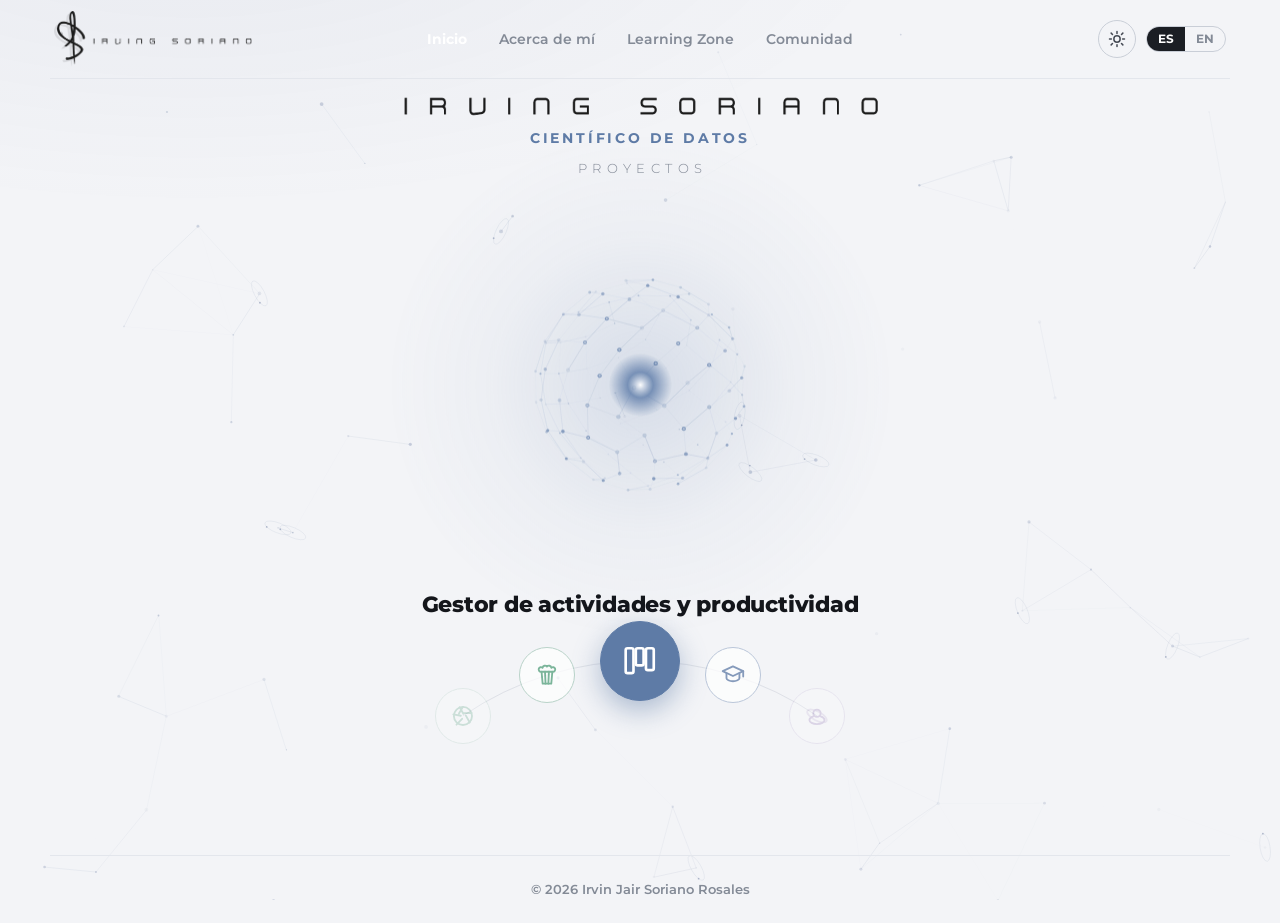
<file: index.html>
<!DOCTYPE html>
<html lang="es">
<head>
<meta charset="utf-8">
<meta name="viewport" content="width=device-width, initial-scale=1, viewport-fit=cover">
<title>Irving Soriano · Portafolio</title>
<meta name="description" content="Portafolio de Irving Soriano — datos, diseño UX/UI y desarrollo. Conoce mis proyectos de la mano de Eivind.">
<meta name="theme-color" content="#0A0A0A">
<meta property="og:title" content="Irving Soriano · Portafolio">
<meta property="og:description" content="Datos × Diseño. Explora mis proyectos con Eivind.">
<meta property="og:type" content="website">
<link rel="icon" type="image/png" sizes="32x32" href="assets/favicon-32.png">
<link rel="icon" type="image/png" sizes="256x256" href="assets/favicon.png">
<link rel="apple-touch-icon" href="assets/apple-touch-icon.png">
<script>
/* tema temprano: evita el parpadeo claro/oscuro antes de que cargue sitio.js */
(function(){try{var t=localStorage.getItem("irvin.tema");if(t!=="claro"&&t!=="oscuro"){t=(window.matchMedia&&matchMedia("(prefers-color-scheme: light)").matches)?"claro":"oscuro";}document.documentElement.setAttribute("data-tema",t);}catch(e){document.documentElement.setAttribute("data-tema","oscuro");}})();
</script>
<link rel="preconnect" href="https://fonts.googleapis.com"><link rel="preconnect" href="https://fonts.gstatic.com" crossorigin>
<link href="https://fonts.googleapis.com/css2?family=Montserrat:ital,wght@0,300;0,500;0,600;0,700;0,800;0,900;1,500&display=swap" rel="stylesheet">
<link rel="stylesheet" href="css/sistema.css">
<link rel="stylesheet" href="css/eivind.css">
</head>
<body>
<canvas id="sky" aria-hidden="true"></canvas>

<main id="eivMount" class="eiv"></main>

<!-- hoja de detalle del proyecto -->
<div class="eiv-sheet" id="eivSheet" aria-hidden="true">
  <div class="eiv-scrim"></div>
  <aside class="eiv-panel" role="dialog" aria-modal="true" aria-label="Detalle del proyecto">
    <div id="eivPanelInner"></div>
  </aside>
</div>

<script>window.PAGINA="inicio";</script>
<script src="js/proyectos-data.js"></script>
<script src="js/eivind.js"></script>
<script src="js/sitio.js"></script>
<script src="js/fondo.js"></script>
</body>
</html>
</file>
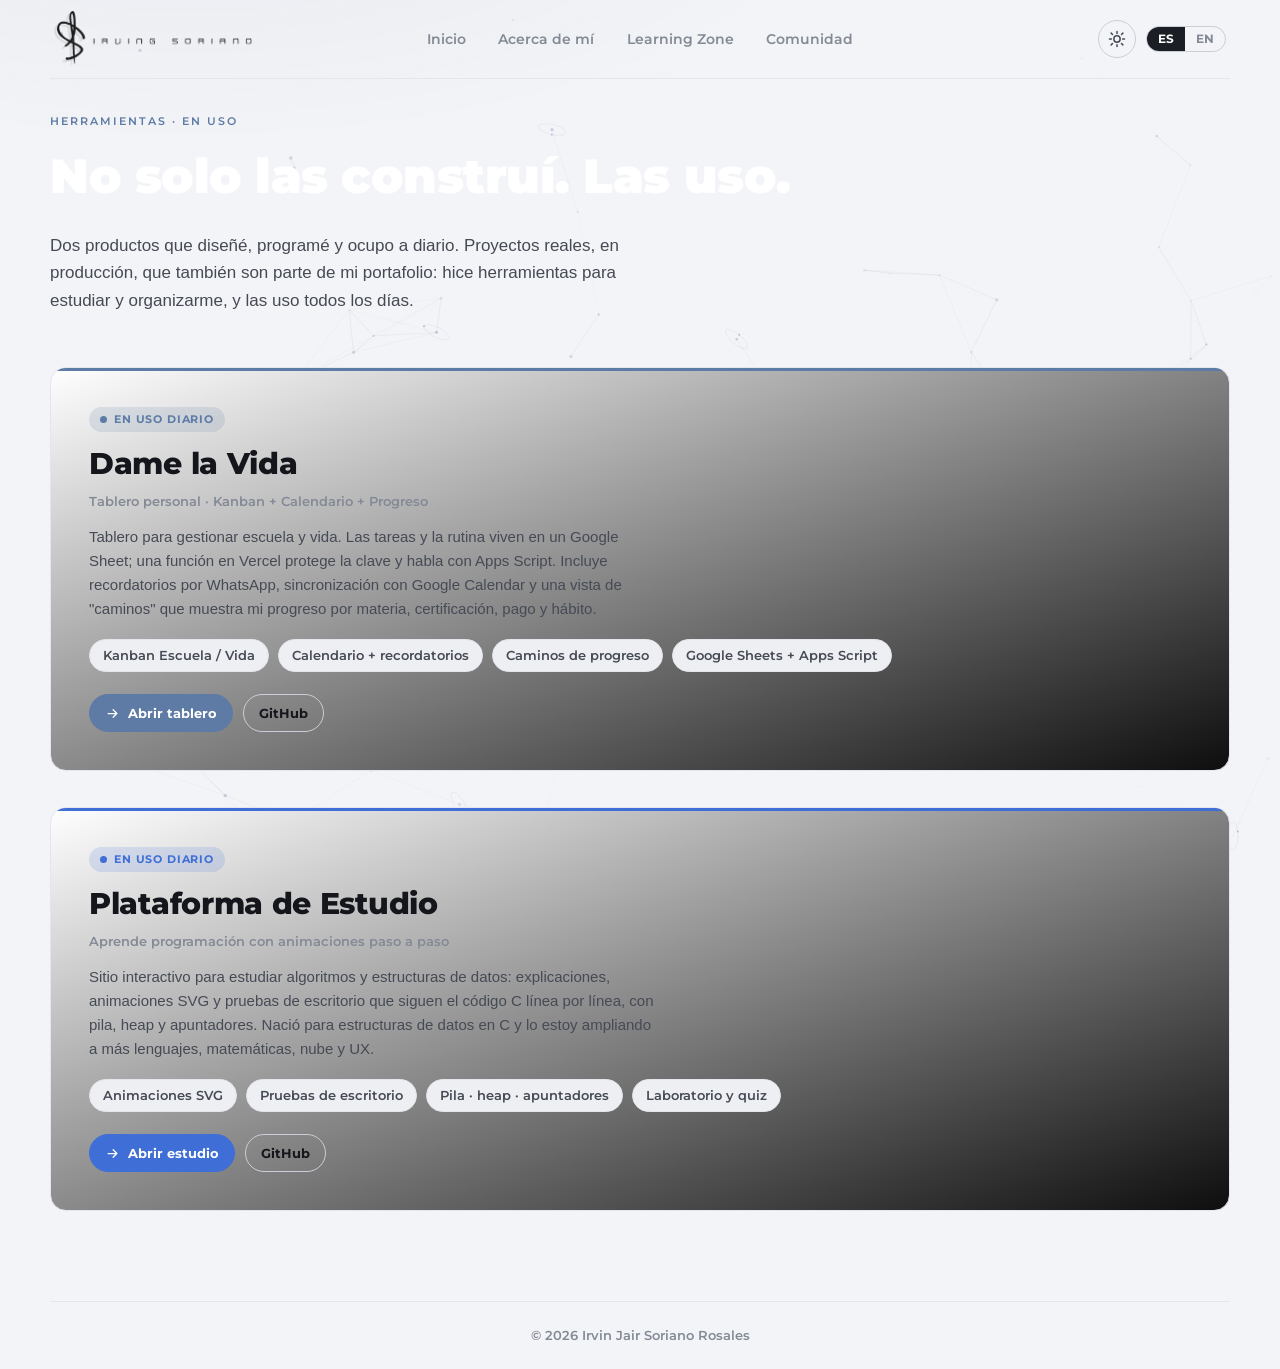
<file: herramientas.html>
<!DOCTYPE html>
<html lang="es">
<head>
<meta charset="utf-8">
<meta name="viewport" content="width=device-width, initial-scale=1">
<title>Herramientas · Irvin Soriano</title>
<meta name="description" content="Herramientas que Irvin Soriano construye y usa a diario: su tablero personal y su plataforma de estudio.">
<link rel="icon" type="image/png" sizes="32x32" href="assets/favicon-32.png">
<link rel="icon" type="image/png" sizes="256x256" href="assets/favicon.png">
<link rel="apple-touch-icon" href="assets/apple-touch-icon.png">
<link rel="preconnect" href="https://fonts.googleapis.com"><link rel="preconnect" href="https://fonts.gstatic.com" crossorigin>
<link href="https://fonts.googleapis.com/css2?family=Montserrat:wght@200;300;500;600;700;800;900&display=swap" rel="stylesheet">
<link rel="stylesheet" href="css/sistema.css">
<style>
.tool-full{position:relative; border:1px solid var(--border-default); background:linear-gradient(160deg,var(--bg-surface),#0E0E0E); border-radius:var(--radius-xl); padding:clamp(24px,3vw,38px); overflow:hidden}
.tool-full::before{content:"";position:absolute;inset:0 0 auto 0;height:3px;background:var(--c)}
.tool-full .badge{display:inline-flex;align-items:center;gap:7px;font:700 10.5px var(--font-display);letter-spacing:.08em;text-transform:uppercase;color:var(--c);background:color-mix(in oklab,var(--c) 16%,transparent);padding:6px 11px;border-radius:99px}
.tool-full .badge i{width:7px;height:7px;border-radius:50%;background:var(--c)}
.tool-full h3{font-size:clamp(22px,3vw,30px);margin:16px 0 4px}
.tool-full .role{font:600 13px var(--font-display);color:var(--text-muted);margin-bottom:16px}
.tool-full p{font-size:15px;max-width:68ch}
.tool-full .feats{display:flex;flex-wrap:wrap;gap:9px;margin:18px 0 22px}
.tool-full .feats span{font:600 12.5px var(--font-display);color:var(--text-secondary);border:1px solid var(--border-default);background:var(--bg-surface-2);padding:8px 13px;border-radius:99px}
.tool-full .links{display:flex;flex-wrap:wrap;gap:10px}
</style>
</head>
<body>
<canvas id="sky" aria-hidden="true"></canvas>
<main class="wrap page">
  <div class="pagehead reveal" style="--acc:var(--tool)">
    <p class="eyebrow" data-i18n="eye">Herramientas · en uso</p>
    <h2 data-i18n="h">No solo las construí. Las uso.</h2>
    <p class="lead" data-i18n="p">Dos productos que diseñé, programé y ocupo a diario. Proyectos reales, en producción, que también son parte de mi portafolio: hice herramientas para estudiar y organizarme, y las uso todos los días.</p>
  </div>

  <article class="tool-full reveal" style="--c:var(--tool)">
    <span class="badge"><i></i><span data-i18n="in_use">En uso diario</span></span>
    <h3>Dame la Vida</h3>
    <p class="role" data-i18n="t1_role">Tablero personal · Kanban + Calendario + Progreso</p>
    <p data-i18n="t1_p">Tablero para gestionar escuela y vida. Las tareas y la rutina viven en un Google Sheet; una función en Vercel protege la clave y habla con Apps Script. Incluye recordatorios por WhatsApp, sincronización con Google Calendar y una vista de "caminos" que muestra mi progreso por materia, certificación, pago y hábito.</p>
    <div class="feats">
      <span data-i18n="t1_f1">Kanban Escuela / Vida</span><span data-i18n="t1_f2">Calendario + recordatorios</span><span data-i18n="t1_f3">Caminos de progreso</span><span data-i18n="t1_f4">Google Sheets + Apps Script</span>
    </div>
    <div class="links">
      <a class="chip solid" style="--c:var(--tool)" href="https://tablero.irvingsoriano.com" target="_blank" rel="noopener"><svg viewBox="0 0 24 24"><path d="M5 12h14M13 6l6 6-6 6"/></svg><span data-i18n="open">Abrir tablero</span></a>
      <a class="chip" href="https://github.com/Mind0T/tablero-irvin" target="_blank" rel="noopener">GitHub</a>
    </div>
  </article>

  <article class="tool-full reveal" style="--c:var(--data)">
    <span class="badge"><i></i><span data-i18n="in_use">En uso diario</span></span>
    <h3 data-i18n="t2_name">Plataforma de Estudio</h3>
    <p class="role" data-i18n="t2_role">Aprende programación con animaciones paso a paso</p>
    <p data-i18n="t2_p">Sitio interactivo para estudiar algoritmos y estructuras de datos: explicaciones, animaciones SVG y pruebas de escritorio que siguen el código C línea por línea, con pila, heap y apuntadores. Nació para estructuras de datos en C y lo estoy ampliando a más lenguajes, matemáticas, nube y UX.</p>
    <div class="feats">
      <span data-i18n="t2_f1">Animaciones SVG</span><span data-i18n="t2_f2">Pruebas de escritorio</span><span data-i18n="t2_f3">Pila · heap · apuntadores</span><span data-i18n="t2_f4">Laboratorio y quiz</span>
    </div>
    <div class="links">
      <a class="chip solid" style="--c:var(--data)" href="https://estudio.irvingsoriano.com" target="_blank" rel="noopener"><svg viewBox="0 0 24 24"><path d="M5 12h14M13 6l6 6-6 6"/></svg><span data-i18n="open2">Abrir estudio</span></a>
      <a class="chip" href="https://github.com/Mind0T/Entreno-code/tree/main/estudio" target="_blank" rel="noopener">GitHub</a>
    </div>
  </article>
</main>

<script src="js/fondo.js"></script>
<script>
window.PAGINA = "herramientas";
window.I18N = {
  es:{eye:"Herramientas · en uso",h:"No solo las construí. Las uso.",p:"Dos productos que diseñé, programé y ocupo a diario. Proyectos reales, en producción, que también son parte de mi portafolio: hice herramientas para estudiar y organizarme, y las uso todos los días.",
    in_use:"En uso diario",open:"Abrir tablero",open2:"Abrir estudio",
    t1_role:"Tablero personal · Kanban + Calendario + Progreso",
    t1_p:"Tablero para gestionar escuela y vida. Las tareas y la rutina viven en un Google Sheet; una función en Vercel protege la clave y habla con Apps Script. Incluye recordatorios por WhatsApp, sincronización con Google Calendar y una vista de \"caminos\" que muestra mi progreso por materia, certificación, pago y hábito.",
    t1_f1:"Kanban Escuela / Vida",t1_f2:"Calendario + recordatorios",t1_f3:"Caminos de progreso",t1_f4:"Google Sheets + Apps Script",
    t2_name:"Plataforma de Estudio",t2_role:"Aprende programación con animaciones paso a paso",
    t2_p:"Sitio interactivo para estudiar algoritmos y estructuras de datos: explicaciones, animaciones SVG y pruebas de escritorio que siguen el código C línea por línea, con pila, heap y apuntadores. Nació para estructuras de datos en C y lo estoy ampliando a más lenguajes, matemáticas, nube y UX.",
    t2_f1:"Animaciones SVG",t2_f2:"Pruebas de escritorio",t2_f3:"Pila · heap · apuntadores",t2_f4:"Laboratorio y quiz"},
  en:{eye:"Tools · in use",h:"I didn't just build them. I use them.",p:"Two products I designed, coded and use every day. Real projects, in production, that are also part of my portfolio: I built tools to study and stay organized, and I use them every day.",
    in_use:"Daily use",open:"Open board",open2:"Open study",
    t1_role:"Personal board · Kanban + Calendar + Progress",
    t1_p:"A board to manage school and life. Tasks and routine live in a Google Sheet; a Vercel function protects the key and talks to Apps Script. It includes WhatsApp reminders, Google Calendar sync and a \"roads\" view showing my progress by subject, certification, payment and habit.",
    t1_f1:"School / Life kanban",t1_f2:"Calendar + reminders",t1_f3:"Progress roads",t1_f4:"Google Sheets + Apps Script",
    t2_name:"Study Platform",t2_role:"Learn programming with step-by-step animations",
    t2_p:"Interactive site to study algorithms and data structures: explanations, SVG animations and desktop traces that follow C code line by line, with stack, heap and pointers. It started for data structures in C and I'm expanding it to more languages, math, cloud and UX.",
    t2_f1:"SVG animations",t2_f2:"Desktop traces",t2_f3:"Stack · heap · pointers",t2_f4:"Lab and quiz"}
};
</script>
<script src="js/sitio.js"></script>
</body>
</html>
</file>
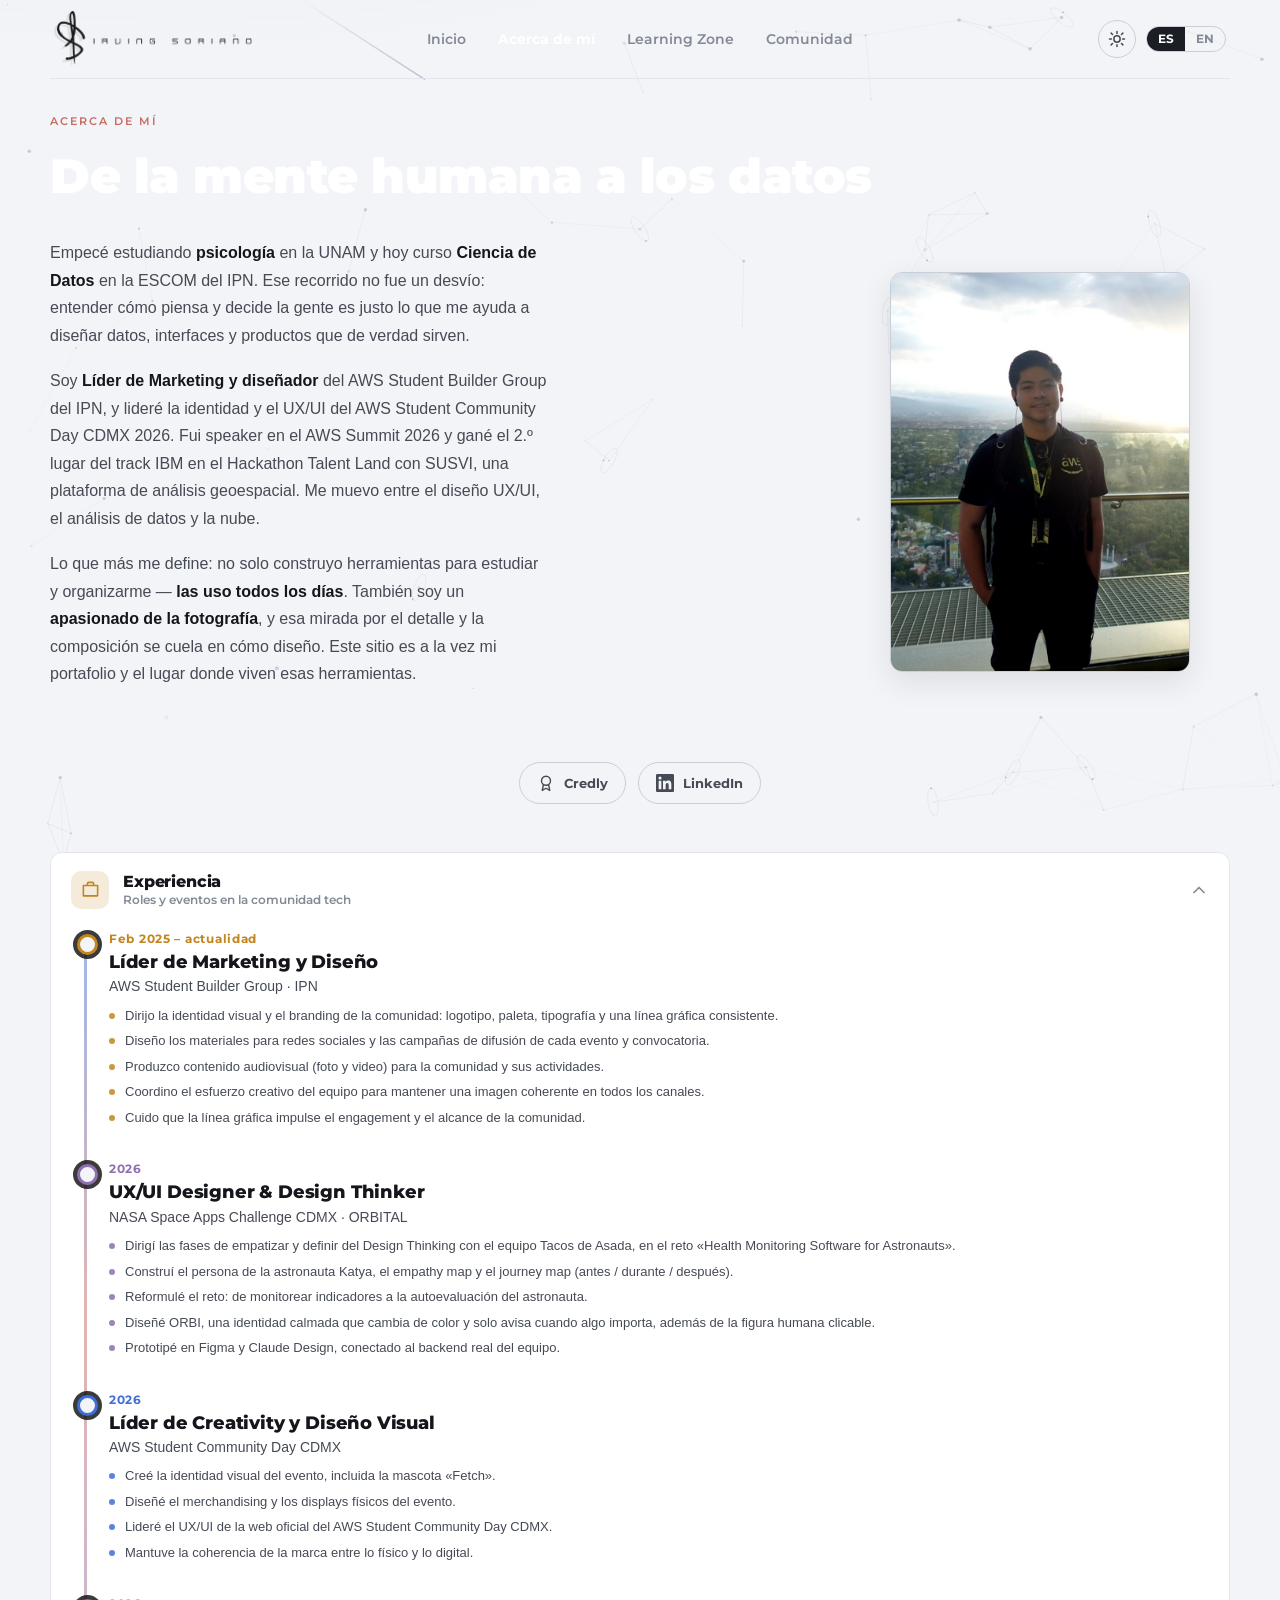
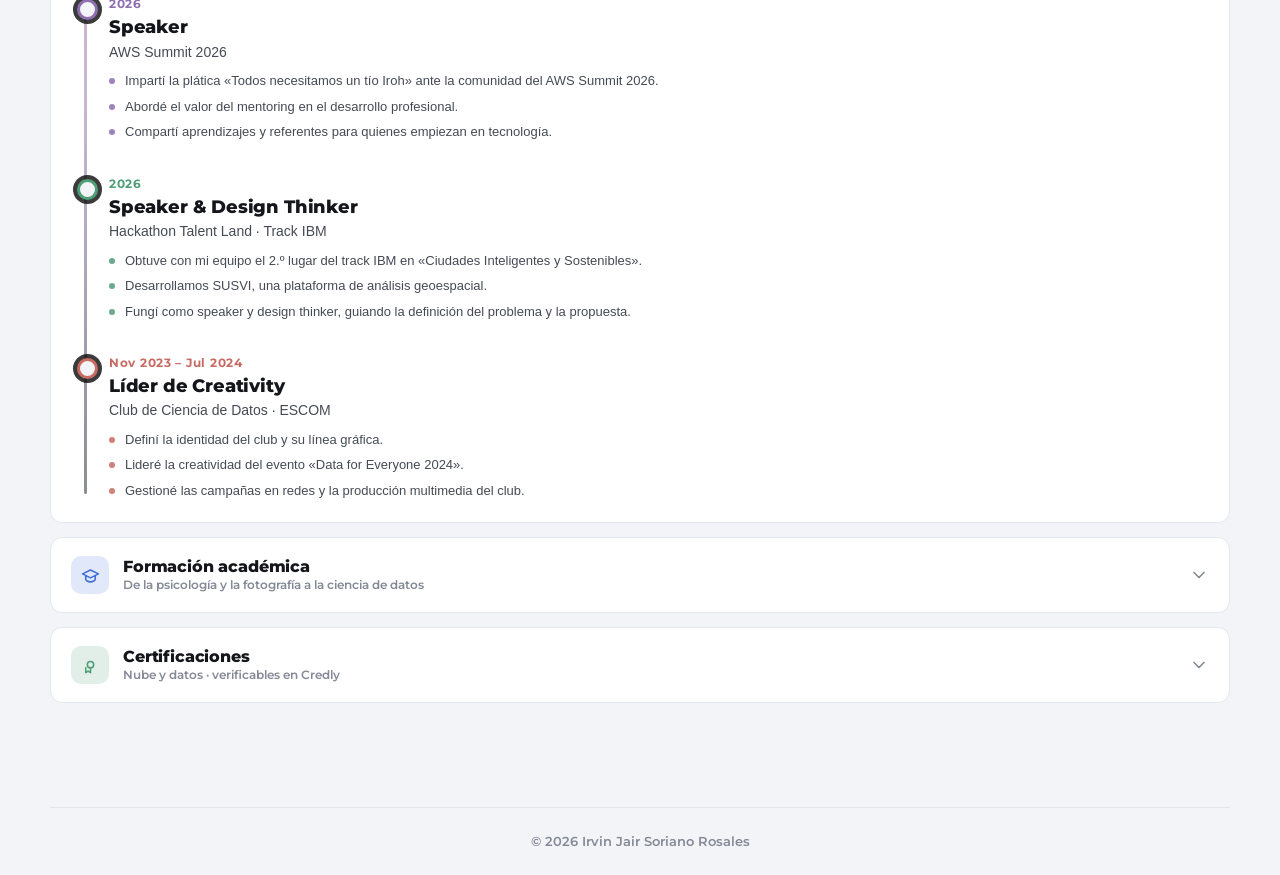
<file: perfil.html>
<!DOCTYPE html>
<html lang="es">
<head>
<meta charset="utf-8">
<script>(function(){try{var t=localStorage.getItem("irvin.tema");if(t!=="claro"&&t!=="oscuro"){t=(window.matchMedia&&matchMedia("(prefers-color-scheme: light)").matches)?"claro":"oscuro";}document.documentElement.setAttribute("data-tema",t);}catch(e){document.documentElement.setAttribute("data-tema","oscuro");}})();</script>
<meta name="viewport" content="width=device-width, initial-scale=1">
<title>Acerca de mí · Irvin Soriano</title>
<meta name="description" content="Irvin Soriano: de la psicología y la neurociencia a la ciencia de datos, el diseño UX/UI y la nube. Formación académica y certificaciones.">
<link rel="icon" type="image/png" sizes="32x32" href="assets/favicon-32.png">
<link rel="icon" type="image/png" sizes="256x256" href="assets/favicon.png">
<link rel="apple-touch-icon" href="assets/apple-touch-icon.png">
<link rel="preconnect" href="https://fonts.googleapis.com"><link rel="preconnect" href="https://fonts.gstatic.com" crossorigin>
<link href="https://fonts.googleapis.com/css2?family=Montserrat:wght@200;300;500;600;700;800;900&display=swap" rel="stylesheet">
<link rel="stylesheet" href="css/sistema.css">
<style>
.about{display:grid; grid-template-columns:minmax(0,1fr) 380px; gap:clamp(32px,5vw,56px); align-items:center}
.about .txt{max-width:60ch}
.about p{margin:0 0 18px; font-size:16px; line-height:1.72}
.about .hl{color:var(--text-primary); font-weight:600}
.about .facts{display:flex; flex-wrap:wrap; gap:9px; margin-top:26px}
.about .fact{border:1px solid var(--border-default); background:var(--bg-surface); border-radius:99px; padding:8px 15px; font:600 13px var(--font-display); color:var(--text-secondary)}
.about .fact b{color:var(--text-primary)}
.photo{position:relative}
.photo img{border-radius:var(--radius-lg); border:1px solid var(--border-strong); box-shadow:var(--shadow-card); width:100%; aspect-ratio:3/4; object-fit:cover; object-position:center 20%}
.photo .cap{position:absolute; left:14px; bottom:14px; right:14px; font:600 12px var(--font-display); color:#fff; background:rgba(10,10,10,.6); backdrop-filter:blur(8px); border:1px solid var(--border-strong); border-radius:10px; padding:9px 12px}

/* ---------- disclosure / acordeón ---------- */
.disc{border:1px solid var(--border-default); background:var(--bg-surface); border-radius:var(--radius-lg); margin-bottom:14px; overflow:hidden}
.disc>summary{list-style:none; cursor:pointer; display:flex; align-items:center; gap:14px; padding:18px 20px; transition:var(--transition-base)}
.disc>summary::-webkit-details-marker{display:none}
.disc>summary:hover{background:var(--bg-surface-2)}
.disc>summary .ic{flex:0 0 auto; width:38px; height:38px; border-radius:10px; display:flex; align-items:center; justify-content:center; background:color-mix(in oklab,var(--c,var(--data)) 16%,transparent); color:var(--c,var(--data))}
.disc>summary .ic svg{width:19px;height:19px;stroke:currentColor;fill:none;stroke-width:2;stroke-linecap:round;stroke-linejoin:round}
.disc>summary h3{font-size:16px; font-weight:800; color:var(--text-primary)}
.disc>summary .sub{font:600 12px var(--font-display); color:var(--text-muted); margin-top:2px}
.disc>summary .chev{margin-left:auto; width:20px;height:20px; stroke:var(--text-muted); fill:none; stroke-width:2; stroke-linecap:round; stroke-linejoin:round; transition:transform .3s ease}
.disc[open]>summary .chev{transform:rotate(180deg)}
.disc .disc-body{padding:4px 20px 22px}
.disc[open] .disc-body>*{animation:din .4s ease-out both}
@keyframes din{from{opacity:0; transform:translateY(8px)}to{opacity:1; transform:none}}

/* certificaciones */
.cert-group{border:1px solid var(--border-default); background:var(--bg-lane); border-radius:var(--radius-md); padding:16px 18px; margin-bottom:12px}
.cert-group h4{font-size:13px; letter-spacing:.03em; margin-bottom:10px; color:var(--text-secondary)}
.cert{display:flex; align-items:flex-start; gap:11px; padding:9px 0; border-top:1px solid var(--border-default)}
.cert:first-of-type{border-top:0}
.cert .mk{flex:0 0 auto; width:20px; height:20px; border-radius:50%; display:flex; align-items:center; justify-content:center; margin-top:1px}
.cert .mk.done{background:rgba(127,184,154,.16)} .cert .mk.prog{background:rgba(226,163,54,.16)}
.cert .mk svg{width:12px; height:12px; stroke-width:2.4; fill:none; stroke-linecap:round; stroke-linejoin:round}
.cert .mk.done svg{stroke:var(--color-ok)} .cert .mk.prog svg{stroke:var(--color-warn)}
.cert .c-name{color:var(--text-primary); font-weight:600; font-size:14px}
.cert .c-meta{font:600 11px var(--font-display); color:var(--text-muted)}
.social{display:flex; flex-wrap:wrap; justify-content:center; gap:12px; margin:20px 0 4px}
.sbtn{display:inline-flex; align-items:center; gap:9px; height:42px; padding:0 17px; border-radius:99px; border:1px solid var(--border-strong); font:700 13px var(--font-display); color:var(--text-secondary); transition:var(--transition-base)}
.sbtn:hover{color:var(--text-primary); border-color:var(--silver); background:var(--bg-surface-2)}
.sbtn svg{width:18px; height:18px}
.sbtn .credly-i{stroke:currentColor; fill:none; stroke-width:1.9; stroke-linecap:round; stroke-linejoin:round}
.sbtn .li-i{fill:currentColor}

/* experiencia y comunidad (perfil profesional) */
.exp-title{display:flex; align-items:center; gap:10px; margin:30px 2px 16px; font:800 12px var(--font-display); letter-spacing:.14em; text-transform:uppercase; color:var(--c,var(--text-secondary))}
.exp-title .dot{width:8px;height:8px;border-radius:50%;background:var(--c);box-shadow:0 0 10px var(--c)}
.road-node .note-ul{list-style:none; margin:8px 0 0; padding:0; display:flex; flex-direction:column; gap:6px}
.road-node .note-ul li{position:relative; padding-left:16px; color:var(--text-secondary); font-size:13px; line-height:1.5}
.road-node .note-ul li::before{content:""; position:absolute; left:0; top:7px; width:6px; height:6px; border-radius:50%; background:var(--c); opacity:.85}
.comm{display:grid; grid-template-columns:repeat(2,1fr); gap:16px}
.ccard{position:relative; border:1px solid var(--border-default); background:linear-gradient(160deg,var(--bg-surface),#0E0E0E); border-radius:var(--radius-lg); padding:22px; overflow:hidden; transition:var(--transition-base)}
.ccard::before{content:"";position:absolute;inset:0 0 auto 0;height:3px;background:var(--c)}
.ccard:hover{transform:translateY(-3px); border-color:var(--border-strong)}
.ccard .role{display:inline-flex;align-items:center;gap:7px;font:800 10.5px var(--font-display);letter-spacing:.1em;text-transform:uppercase;color:var(--c);margin-bottom:10px}
.ccard .role .dot{width:7px;height:7px;border-radius:50%;background:var(--c)}
.ccard h3{font-size:17px;font-weight:800;color:#fff;margin:0 0 7px}
.ccard p{font-size:13.5px;color:var(--text-secondary);margin:0}
@media (max-width:860px){ .about{grid-template-columns:1fr; gap:30px} .photo{max-width:360px} }
@media (max-width:620px){ .comm{grid-template-columns:1fr} }
</style>
</head>
<body>
<canvas id="sky" aria-hidden="true"></canvas>
<main class="wrap page">
  <div class="pagehead reveal" style="--acc:var(--foto)">
    <p class="eyebrow" data-i18n="eye">Acerca de mí</p>
    <h2 data-i18n="h">De la mente humana a los datos</h2>
  </div>
  <div class="about reveal">
    <div class="txt">
      <p data-i18n="p1">Empecé estudiando <span class="hl">psicología</span> en la UNAM y hoy curso <span class="hl">Ciencia de Datos</span> en la ESCOM del IPN. Ese recorrido no fue un desvío: entender cómo piensa y decide la gente es justo lo que me ayuda a diseñar datos, interfaces y productos que de verdad sirven.</p>
      <p data-i18n="p2">Soy <span class="hl">Líder de Marketing y diseñador</span> del AWS Student Builder Group del IPN, y lideré la identidad y el UX/UI del AWS Student Community Day CDMX 2026. Fui speaker en el AWS Summit 2026 y gané el 2.º lugar del track IBM en el Hackathon Talent Land con SUSVI, una plataforma de análisis geoespacial. Me muevo entre el diseño UX/UI, el análisis de datos y la nube.</p>
      <p data-i18n="p3">Lo que más me define: no solo construyo herramientas para estudiar y organizarme — <span class="hl">las uso todos los días</span>. También soy un <span class="hl">apasionado de la fotografía</span>, y esa mirada por el detalle y la composición se cuela en cómo diseño. Este sitio es a la vez mi portafolio y el lugar donde viven esas herramientas.</p>
    </div>
    <figure class="photo">
      <img src="assets/irvin.jpg" alt="Irvin Soriano">
    </figure>
  </div>

  <div class="social reveal">
    <a class="sbtn" href="https://www.credly.com/users/irving-soriano" target="_blank" rel="noopener">
      <svg class="credly-i" viewBox="0 0 24 24"><circle cx="12" cy="9" r="6"/><path d="M8.5 14.5 7 22l5-3 5 3-1.5-7.5"/></svg>Credly
    </a>
    <a class="sbtn" href="https://www.linkedin.com/in/irving-soriano" target="_blank" rel="noopener">
      <svg class="li-i" viewBox="0 0 24 24"><path d="M20.45 20.45h-3.56v-5.57c0-1.33-.02-3.04-1.85-3.04-1.86 0-2.14 1.45-2.14 2.94v5.67H9.35V9h3.41v1.56h.05c.48-.9 1.64-1.85 3.37-1.85 3.6 0 4.27 2.37 4.27 5.45v6.29zM5.34 7.43a2.06 2.06 0 110-4.13 2.06 2.06 0 010 4.13zM7.12 20.45H3.56V9h3.56v11.45zM22.22 0H1.77C.8 0 0 .77 0 1.73v20.54C0 23.23.8 24 1.77 24h20.45c.98 0 1.78-.77 1.78-1.73V1.73C24 .77 23.2 0 22.22 0z"/></svg>LinkedIn
    </a>
  </div>

  <!-- EXPERIENCIA · FORMACIÓN · CERTIFICACIONES (acordeones) -->
  <section class="reveal" style="margin-top:8px">
    <details class="disc" style="--c:var(--ai)" open>
      <summary>
        <span class="ic"><svg viewBox="0 0 24 24"><path d="M3 7h18v13H3zM8 7V5a2 2 0 0 1 2-2h4a2 2 0 0 1 2 2v2"/></svg></span>
        <span><h3 data-i18n="exp_h">Experiencia</h3><div class="sub" data-i18n="exp_s">Roles y eventos en la comunidad tech</div></span>
        <svg class="chev" viewBox="0 0 24 24"><path d="M6 9l6 6 6-6"/></svg>
      </summary>
      <div class="disc-body"><div class="road" id="expRoad"></div></div>
    </details>
    <details class="disc" style="--c:var(--data)">
      <summary>
        <span class="ic"><svg viewBox="0 0 24 24"><path d="M22 10 12 5 2 10l10 5 10-5zM6 12v5c0 1 2.7 3 6 3s6-2 6-3v-5"/></svg></span>
        <span><h3 data-i18n="d1_h">Formación académica</h3><div class="sub" data-i18n="d1_s">De la psicología y la fotografía a la ciencia de datos</div></span>
        <svg class="chev" viewBox="0 0 24 24"><path d="M6 9l6 6 6-6"/></svg>
      </summary>
      <div class="disc-body"><div class="road" id="road"></div></div>
    </details>
    <details class="disc" style="--c:var(--web)">
      <summary>
        <span class="ic"><svg viewBox="0 0 24 24"><path d="M12 15a4 4 0 100-8 4 4 0 000 8zM12 15v6l-3-2-3 2v-6"/></svg></span>
        <span><h3 data-i18n="d2_h">Certificaciones</h3><div class="sub" data-i18n="d2_s">Nube y datos · verificables en Credly</div></span>
        <svg class="chev" viewBox="0 0 24 24"><path d="M6 9l6 6 6-6"/></svg>
      </summary>
      <div class="disc-body">
        <div id="certs"></div>
      </div>
    </details>
  </section>
</main>

<script src="js/fondo.js"></script>
<script>
window.PAGINA = "perfil";
window.I18N = {
  es:{eye:"Acerca de mí",h:"De la mente humana a los datos",f_psy:"<b>Psicología</b> · UNAM",f_city:"<b>CDMX</b> · México",cap:"Amazon · AWS Summit 2026",
    d1_h:"Formación académica",d1_s:"De la psicología y la fotografía a la ciencia de datos",
    d2_h:"Certificaciones",d2_s:"Nube y datos · verificables en Credly",
    credly:"Verifica mis insignias en Credly",done:"Obtenida",prog:"En curso",
    exp_h:"Experiencia",exp_s:"Roles y eventos en la comunidad tech",
    p1:"Empecé estudiando <span class='hl'>psicología</span> en la UNAM y hoy curso <span class='hl'>Ciencia de Datos</span> en la ESCOM del IPN. Ese recorrido no fue un desvío: entender cómo piensa y decide la gente es justo lo que me ayuda a diseñar datos, interfaces y productos que de verdad sirven.",
    p2:"Soy <span class='hl'>Líder de Marketing y diseñador</span> del AWS Student Builder Group del IPN, y lideré la identidad y el UX/UI del AWS Student Community Day CDMX 2026. Fui speaker en el AWS Summit 2026 y gané el 2.º lugar del track IBM en el Hackathon Talent Land con SUSVI, una plataforma de análisis geoespacial. Me muevo entre el diseño UX/UI, el análisis de datos y la nube.",
    p3:"Lo que más me define: no solo construyo herramientas para estudiar y organizarme — <span class='hl'>las uso todos los días</span>. También soy un <span class='hl'>apasionado de la fotografía</span>, y esa mirada por el detalle y la composición se cuela en cómo diseño. Este sitio es a la vez mi portafolio y el lugar donde viven esas herramientas."},
  en:{eye:"About me",h:"From the human mind to data",f_psy:"<b>Psychology</b> · UNAM",f_city:"<b>Mexico City</b> · Mexico",cap:"Amazon · AWS Summit 2026",
    d1_h:"Academic background",d1_s:"From psychology and photography to data science",
    d2_h:"Certifications",d2_s:"Cloud and data · verifiable on Credly",
    credly:"Verify my badges on Credly",done:"Earned",prog:"In progress",
    exp_h:"Experience",exp_s:"Roles and events in the tech community",
    p1:"I started out studying <span class='hl'>psychology</span> at UNAM and today I study <span class='hl'>Data Science</span> at ESCOM, IPN. That path wasn't a detour: understanding how people think and decide is exactly what helps me design data, interfaces and products that actually work.",
    p2:"I'm <span class='hl'>Marketing Lead and designer</span> of the AWS Student Builder Group at IPN, and I led the identity and UX/UI of the AWS Student Community Day CDMX 2026. I spoke at the AWS Summit 2026 and won 2nd place in the IBM track at Hackathon Talent Land with SUSVI, a geospatial analysis platform. I move between UX/UI design, data analysis and the cloud.",
    p3:"What defines me most: I don't just build tools to study and stay organized — <span class='hl'>I use them every day</span>. I'm also a <span class='hl'>passionate photographer</span>, and that eye for detail and composition shows in how I design. This site is both my portfolio and the place where those tools live."}
};
var EXP=[
  {yr:"Feb 2025 – actualidad",c:"var(--ai)",
    es:{r:"Líder de Marketing y Diseño",o:"AWS Student Builder Group · IPN",n:[
      "Dirijo la identidad visual y el branding de la comunidad: logotipo, paleta, tipografía y una línea gráfica consistente.",
      "Diseño los materiales para redes sociales y las campañas de difusión de cada evento y convocatoria.",
      "Produzco contenido audiovisual (foto y video) para la comunidad y sus actividades.",
      "Coordino el esfuerzo creativo del equipo para mantener una imagen coherente en todos los canales.",
      "Cuido que la línea gráfica impulse el engagement y el alcance de la comunidad."]},
    en:{r:"Marketing & Design Lead",o:"AWS Student Builder Group · IPN",n:[
      "I lead the community's visual identity and branding: logo, palette, typography and a consistent graphic line.",
      "I design social-media assets and the promotional campaigns for every event and call.",
      "I produce audiovisual content (photo and video) for the community and its activities.",
      "I coordinate the team's creative effort to keep a coherent image across all channels.",
      "I make sure the graphic line drives the community's engagement and reach."]}},
  {yr:"2026",c:"var(--ux)",
    es:{r:"UX/UI Designer & Design Thinker",o:"NASA Space Apps Challenge CDMX · ORBITAL",n:[
      "Dirigí las fases de empatizar y definir del Design Thinking con el equipo Tacos de Asada, en el reto «Health Monitoring Software for Astronauts».",
      "Construí el persona de la astronauta Katya, el empathy map y el journey map (antes / durante / después).",
      "Reformulé el reto: de monitorear indicadores a la autoevaluación del astronauta.",
      "Diseñé ORBI, una identidad calmada que cambia de color y solo avisa cuando algo importa, además de la figura humana clicable.",
      "Prototipé en Figma y Claude Design, conectado al backend real del equipo."]},
    en:{r:"UX/UI Designer & Design Thinker",o:"NASA Space Apps Challenge CDMX · ORBITAL",n:[
      "I led the empathize and define phases of Design Thinking with team Tacos de Asada, in the “Health Monitoring Software for Astronauts” challenge.",
      "I built astronaut Katya's persona, the empathy map and the journey map (before / during / after).",
      "I reframed the challenge: from tracking metrics to astronaut self-assessment.",
      "I designed ORBI, a calm identity that shifts color and only speaks when it matters, plus the clickable human figure.",
      "I prototyped in Figma and Claude Design, wired to the team's real backend."]}},
  {yr:"2026",c:"var(--data)",
    es:{r:"Líder de Creativity y Diseño Visual",o:"AWS Student Community Day CDMX",n:[
      "Creé la identidad visual del evento, incluida la mascota «Fetch».",
      "Diseñé el merchandising y los displays físicos del evento.",
      "Lideré el UX/UI de la web oficial del AWS Student Community Day CDMX.",
      "Mantuve la coherencia de la marca entre lo físico y lo digital."]},
    en:{r:"Creativity & Visual Design Lead",o:"AWS Student Community Day CDMX",n:[
      "I created the event's visual identity, including the “Fetch” mascot.",
      "I designed the event's merchandising and physical displays.",
      "I led the UX/UI of the official AWS Student Community Day CDMX website.",
      "I kept brand consistency across the physical and digital experience."]}},
  {yr:"2026",c:"var(--ux)",
    es:{r:"Speaker",o:"AWS Summit 2026",n:[
      "Impartí la plática «Todos necesitamos un tío Iroh» ante la comunidad del AWS Summit 2026.",
      "Abordé el valor del mentoring en el desarrollo profesional.",
      "Compartí aprendizajes y referentes para quienes empiezan en tecnología."]},
    en:{r:"Speaker",o:"AWS Summit 2026",n:[
      "I gave the talk “We all need an uncle Iroh” to the AWS Summit 2026 community.",
      "I covered the value of mentoring in professional growth.",
      "I shared lessons and role models for those starting out in tech."]}},
  {yr:"2026",c:"var(--web)",
    es:{r:"Speaker & Design Thinker",o:"Hackathon Talent Land · Track IBM",n:[
      "Obtuve con mi equipo el 2.º lugar del track IBM en «Ciudades Inteligentes y Sostenibles».",
      "Desarrollamos SUSVI, una plataforma de análisis geoespacial.",
      "Fungí como speaker y design thinker, guiando la definición del problema y la propuesta."]},
    en:{r:"Speaker & Design Thinker",o:"Hackathon Talent Land · IBM Track",n:[
      "My team and I won 2nd place in the IBM track, “Smart & Sustainable Cities”.",
      "We built SUSVI, a geospatial analysis platform.",
      "I served as speaker and design thinker, guiding the problem framing and the pitch."]}},
  {yr:"Nov 2023 – Jul 2024",c:"var(--foto)",
    es:{r:"Líder de Creativity",o:"Club de Ciencia de Datos · ESCOM",n:[
      "Definí la identidad del club y su línea gráfica.",
      "Lideré la creatividad del evento «Data for Everyone 2024».",
      "Gestioné las campañas en redes y la producción multimedia del club."]},
    en:{r:"Creativity Lead",o:"Data Science Club · ESCOM",n:[
      "I defined the club's identity and graphic line.",
      "I led the creative work for the “Data for Everyone 2024” event.",
      "I managed the club's social campaigns and multimedia production."]}}
];
var EDU=[
  {yr:"2024–…",c:"var(--data)",es:"Licenciatura en Ciencia de Datos",en:"B.S. in Data Science",w:"ESCOM · IPN",esn:"En curso · 3.er semestre",enn:"In progress · 3rd semester"},
  {yr:"2020–2022",c:"var(--ux)",es:"Carrera en Fotografía",en:"Photography Program",w:"Escuela Activa de Fotografía"},
  {yr:"2013–2018",c:"var(--foto)",es:"Licenciatura en Psicología",en:"B.A. in Psychology",w:"Facultad de Psicología · UNAM",esn:"Pasante",enn:"Coursework completed"}
];
var CERTS=[
  {by:"Google",items:[{n:"Google Cloud Computing Foundations",s:"done"},{n:"Google Cloud · Artificial Intelligence",s:"done"},{n:"Associate Cloud Engineer",s:"prog"}]},
  {by:"AWS",items:[{n:"Cloud Practitioner",s:"done"},{n:"AI Practitioner",s:"prog"}]},
  {by:"Oracle · Alura",items:[{n:"Data Science Specialist",s:"done"},{n:"Oracle Cloud Infrastructure Foundations",s:"done"}]},
  {by:"DataCamp · FinOps · EBAC",items:[{n:"Data Literacy · DataCamp",s:"done"},{n:"AI Fundamentals · DataCamp",s:"done"},{n:"FinOps Practitioner + FOCUS",s:"prog"},{n:"UX/UI · EBAC",s:"prog"}]}
];
function escp(s){return String(s==null?"":s).replace(/[&<>"]/g,function(c){return {"&":"&amp;","<":"&lt;",">":"&gt;",'"':"&quot;"}[c];});}
window.render = function(lang){
  document.getElementById("expRoad").innerHTML = EXP.map(function(e){
    var t = lang==="es"?e.es:e.en;
    var note = Array.isArray(t.n)
      ? '<ul class="note-ul">'+t.n.map(function(li){return '<li>'+escp(li)+'</li>';}).join("")+'</ul>'
      : '<div class="note">'+escp(t.n)+'</div>';
    return '<div class="road-node" style="--c:'+e.c+'"><div class="yr">'+escp(e.yr)+'</div><h3>'+escp(t.r)+'</h3><div class="where">'+escp(t.o)+'</div>'+note+'</div>';
  }).join("");
  document.getElementById("road").innerHTML = EDU.map(function(e){
    var note = lang==="es"?e.esn:e.enn;
    return '<div class="road-node" style="--c:'+e.c+'"><div class="yr">'+escp(e.yr)+'</div><h3>'+escp(lang==="es"?e.es:e.en)+'</h3><div class="where">'+escp(e.w)+'</div>'+(note?'<div class="note">'+escp(note)+'</div>':'')+'</div>';
  }).join("");
  var ck='<svg viewBox="0 0 24 24"><path d="M5 13l4 4L19 7"/></svg>', cl='<svg viewBox="0 0 24 24"><path d="M12 7v5l3 2M12 21a9 9 0 110-18 9 9 0 010 18z"/></svg>';
  document.getElementById("certs").innerHTML = CERTS.map(function(g){
    return '<div class="cert-group"><h4>'+escp(g.by)+'</h4>'+g.items.map(function(it){
      return '<div class="cert"><span class="mk '+it.s+'">'+(it.s==="done"?ck:cl)+'</span><span><span class="c-name">'+escp(it.n)+'</span><br><span class="c-meta">'+window.T(it.s)+'</span></span></div>';
    }).join("")+'</div>';
  }).join("");
};
</script>
<script src="js/sitio.js"></script>
</body>
</html>
</file>
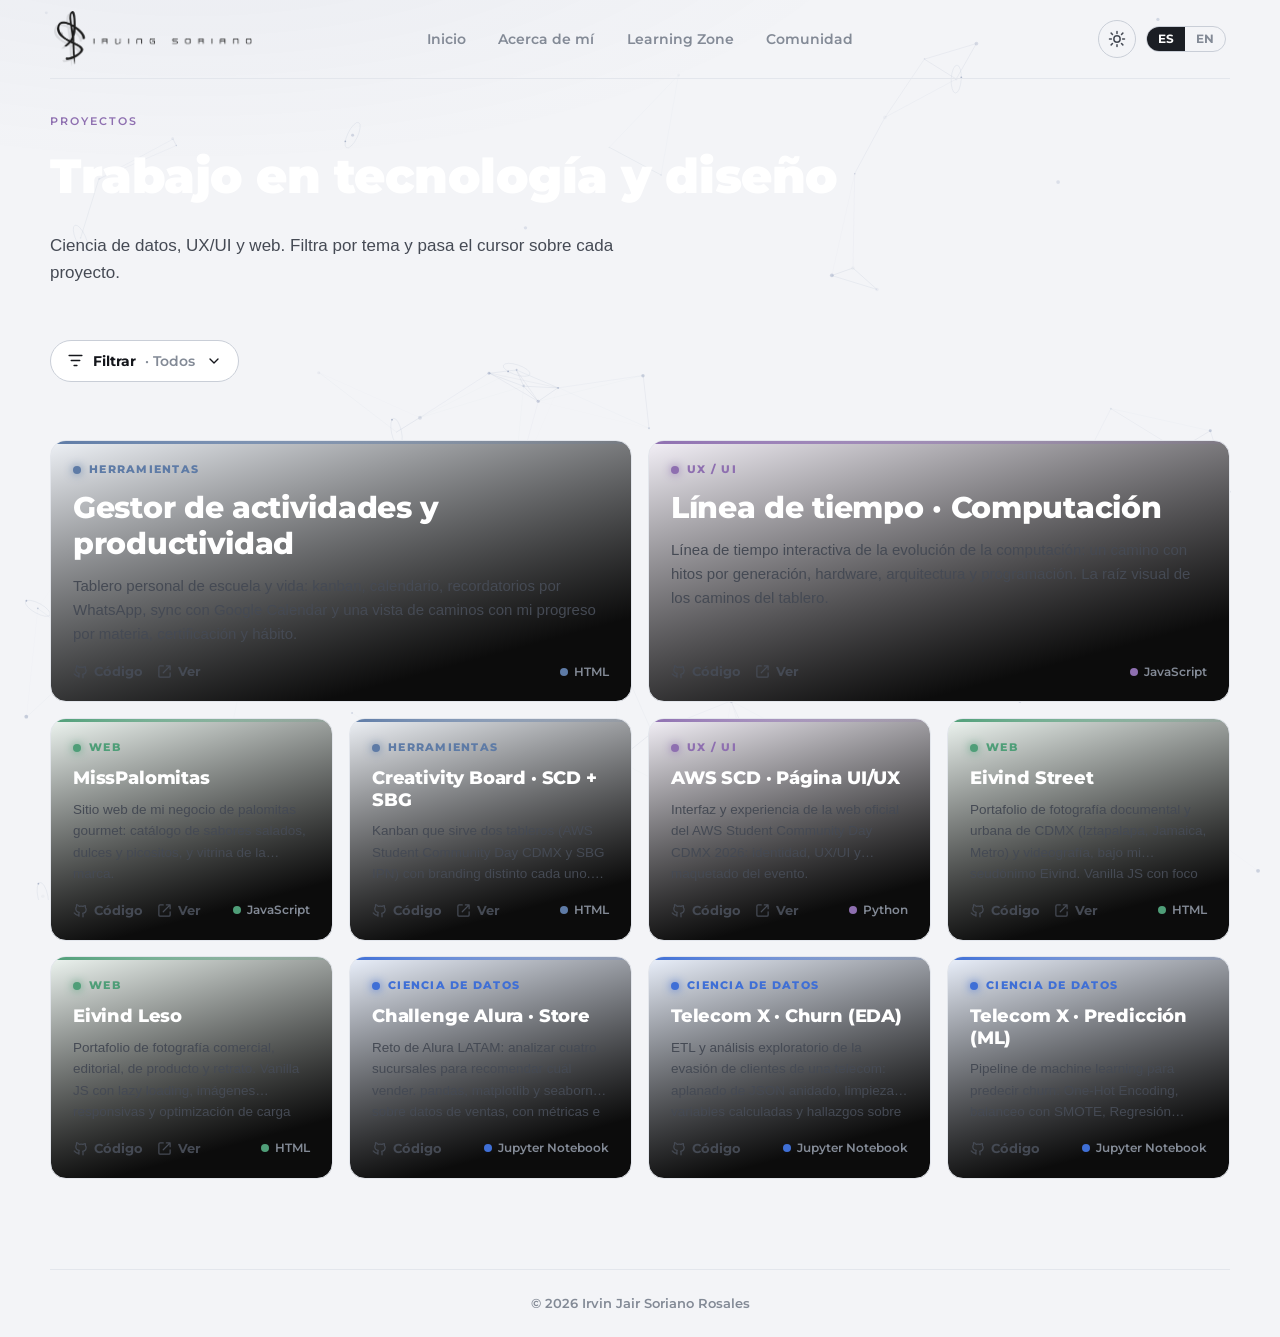
<file: proyectos.html>
<!DOCTYPE html>
<html lang="es">
<head>
<meta charset="utf-8">
<meta name="viewport" content="width=device-width, initial-scale=1">
<title>Proyectos · Irving Soriano</title>
<meta name="description" content="Proyectos de Irving Soriano en ciencia de datos, UX/UI, web y fotografía.">
<link rel="icon" type="image/png" sizes="32x32" href="assets/favicon-32.png">
<link rel="icon" type="image/png" sizes="256x256" href="assets/favicon.png">
<link rel="apple-touch-icon" href="assets/apple-touch-icon.png">
<link rel="preconnect" href="https://fonts.googleapis.com"><link rel="preconnect" href="https://fonts.gstatic.com" crossorigin>
<link href="https://fonts.googleapis.com/css2?family=Montserrat:wght@200;300;500;600;700;800;900&display=swap" rel="stylesheet">
<link rel="stylesheet" href="css/sistema.css">
<style>
.filterbar{margin-bottom:22px}
.filter-toggle{display:inline-flex; align-items:center; gap:9px; height:42px; padding:0 16px; border-radius:99px;
  border:1px solid var(--border-strong); background:var(--bg-surface); color:var(--text-primary);
  font:700 13.5px var(--font-display); cursor:pointer; transition:var(--transition-base)}
.filter-toggle:hover{border-color:var(--silver); background:var(--bg-surface-2)}
.filter-toggle svg{width:17px; height:17px; stroke:currentColor; fill:none; stroke-width:2; stroke-linecap:round; stroke-linejoin:round}
.filter-toggle b{color:var(--text-muted); font-weight:600}
.filter-toggle .chev{width:16px; height:16px; margin-left:2px; transition:transform .25s ease}
.filter-toggle[aria-expanded="true"] .chev{transform:rotate(180deg)}
.filters{display:flex; flex-wrap:wrap; gap:8px; margin-top:12px; animation:fdrop .25s ease-out}
@keyframes fdrop{from{opacity:0; transform:translateY(-6px)} to{opacity:1; transform:none}}

.bento{display:grid; grid-template-columns:repeat(4,1fr); gap:16px; grid-auto-flow:dense}
.pcard{position:relative; display:flex; flex-direction:column; min-height:210px; padding:22px;
  border:1px solid var(--border-default); border-radius:var(--radius-xl); overflow:hidden; text-decoration:none;
  background:linear-gradient(165deg, color-mix(in oklab,var(--c) 10%, var(--bg-surface)), #0C0C0C 80%);
  transform:perspective(900px); transform-style:preserve-3d; transition:transform .3s cubic-bezier(.2,.8,.2,1), border-color .25s, box-shadow .3s;
  will-change:transform; animation:cardIn .5s ease-out both}
@keyframes cardIn{from{opacity:0; transform:translateY(16px)} to{opacity:1; transform:none}}
.pcard.feat{grid-column:span 2; grid-row:span 2}
.pcard::before{content:""; position:absolute; inset:0; z-index:0; pointer-events:none; opacity:0; transition:opacity .3s;
  background:radial-gradient(240px circle at var(--mx,50%) var(--my,50%), color-mix(in oklab,var(--c) 26%, transparent), transparent 62%)}
.pcard::after{content:""; position:absolute; inset:0 0 auto 0; height:3px; z-index:1;
  background:linear-gradient(90deg, var(--c), color-mix(in oklab,var(--c) 10%, transparent))}
.pcard:hover{border-color:color-mix(in oklab,var(--c) 55%, var(--border-strong)); box-shadow:0 18px 50px rgba(0,0,0,.5), 0 0 0 1px color-mix(in oklab,var(--c) 22%, transparent)}
.pcard:hover::before{opacity:1}
.pcard>*{position:relative; z-index:2}
.p-area{display:inline-flex; align-items:center; gap:8px; font:800 10.5px var(--font-display); letter-spacing:.12em; text-transform:uppercase; color:var(--c); margin-bottom:14px}
.p-area .dot{width:8px; height:8px; border-radius:50%; background:var(--c); box-shadow:0 0 10px var(--c)}
.p-flag{margin-left:8px; font:700 9px var(--font-display); letter-spacing:.06em; text-transform:uppercase; color:var(--text-muted); border:1px solid var(--border-strong); padding:3px 7px; border-radius:99px}
.pcard h3{font-size:18px; font-weight:800; color:#fff; letter-spacing:-.01em; margin:0 0 9px; line-height:1.2}
.pcard.feat h3{font-size:clamp(22px,2.6vw,30px); margin-bottom:12px}
.pcard p{font-size:13.5px; color:var(--text-secondary); margin:0 0 18px; flex:1; display:-webkit-box; -webkit-line-clamp:3; -webkit-box-orient:vertical; overflow:hidden}
.pcard.feat p{font-size:15px; -webkit-line-clamp:6}
.p-foot{display:flex; align-items:center; gap:14px; flex-wrap:wrap; margin-top:auto}
.p-foot a{display:inline-flex; align-items:center; gap:6px; font:700 12.5px var(--font-display); color:var(--text-secondary); transition:color .15s}
.p-foot a:hover{color:#fff}
.p-foot svg{width:15px; height:15px; stroke:currentColor; fill:none; stroke-width:2; stroke-linecap:round; stroke-linejoin:round}
.p-lang{margin-left:auto; font:600 11.5px var(--font-display); color:var(--text-muted); display:inline-flex; align-items:center; gap:6px}
.p-lang .dot{width:8px; height:8px; border-radius:50%; background:var(--c)}

@media (max-width:1000px){ .bento{grid-template-columns:repeat(2,1fr)} .pcard.feat{grid-column:span 2; grid-row:span 1} }
@media (max-width:560px){ .bento{grid-template-columns:1fr} .pcard, .pcard.feat{grid-column:auto; grid-row:auto} .pcard p,.pcard.feat p{-webkit-line-clamp:4} }
@media (prefers-reduced-motion:reduce){ .pcard{animation:none; transition:border-color .2s} }
</style>
</head>
<body>
<canvas id="sky" aria-hidden="true"></canvas>
<main class="wrap page">
  <div class="pagehead reveal" style="--acc:var(--ux)">
    <p class="eyebrow" data-i18n="eye">Proyectos</p>
    <h2 data-i18n="h">Trabajo en tecnología y diseño</h2>
    <p class="lead" data-i18n="p">Ciencia de datos, UX/UI, web y fotografía. Filtra por tema y pasa el cursor sobre cada proyecto.</p>
  </div>
  <div class="filterbar reveal">
    <button class="filter-toggle" id="filterToggle" type="button" aria-expanded="false" aria-controls="filters">
      <svg viewBox="0 0 24 24" aria-hidden="true"><path d="M3 5h18M6 12h12M10 19h4"/></svg>
      <span data-i18n="filtrar">Filtrar</span><b id="filterNow"></b>
      <svg class="chev" viewBox="0 0 24 24" aria-hidden="true"><path d="M6 9l6 6 6-6"/></svg>
    </button>
    <div class="filters" id="filters" role="group" aria-label="Filtrar" hidden></div>
  </div>
  <div class="bento reveal" id="bento"></div>
  <p id="empty" class="lead" hidden style="color:var(--text-muted)"></p>
</main>

<script src="js/fondo.js"></script>
<script>
window.PAGINA = "proyectos";
window.I18N = {
  es:{eye:"Proyectos",h:"Trabajo en tecnología y diseño",p:"Ciencia de datos, UX/UI y web. Filtra por tema y pasa el cursor sobre cada proyecto.",code:"Código",live:"Ver",wip:"En construcción",empty:"Nada por aquí todavía.",filtrar:"Filtrar"},
  en:{eye:"Projects",h:"Work in tech and design",p:"Data science, UX/UI and web. Filter by theme and hover over each project.",code:"Code",live:"Live",wip:"Work in progress",empty:"Nothing here yet.",filtrar:"Filter"}
};
var AREAS={all:{es:"Todos",en:"All",c:"var(--text-primary)"},tool:{es:"Herramientas",en:"Tools",c:"var(--tool)"},data:{es:"Ciencia de Datos",en:"Data Science",c:"var(--data)"},ux:{es:"UX / UI",en:"UX / UI",c:"var(--ux)"},web:{es:"Web",en:"Web",c:"var(--web)"}};
var GH="https://github.com/Mind0T/", DATA=[], filt="all", curLang="es";
var reduce = window.matchMedia && window.matchMedia("(prefers-reduced-motion:reduce)").matches;
function escp(s){return String(s==null?"":s).replace(/[&<>"]/g,function(c){return {"&":"&amp;","<":"&lt;",">":"&gt;",'"':"&quot;"}[c];});}
var GHSVG='<svg viewBox="0 0 24 24"><path d="M9 19c-5 1.5-5-2.5-7-3m14 6v-3.5c0-1 .1-1.4-.5-2 2.8-.3 5.5-1.4 5.5-6a4.6 4.6 0 0 0-1.3-3.2 4.2 4.2 0 0 0-.1-3.2s-1-.3-3.5 1.3a12 12 0 0 0-6.2 0C6.9 2.3 5.9 2.6 5.9 2.6a4.2 4.2 0 0 0-.1 3.2A4.6 4.6 0 0 0 4.5 9c0 4.6 2.7 5.7 5.5 6-.6.6-.6 1.2-.5 2V21"/></svg>';
var EXT='<svg viewBox="0 0 24 24"><path d="M15 3h6v6M10 14 21 3M21 14v5a2 2 0 0 1-2 2H5a2 2 0 0 1-2-2V5a2 2 0 0 1 2-2h5"/></svg>';

function drawFilters(){
  document.getElementById("filters").innerHTML = Object.keys(AREAS).map(function(k){
    return '<button data-f="'+k+'" aria-pressed="'+(filt===k)+'">'+escp(AREAS[k][curLang])+'</button>';
  }).join("");
}
function drawGrid(){
  var list = DATA.filter(function(p){return filt==="all"||p.area===filt;});
  var g=document.getElementById("bento"), e=document.getElementById("empty");
  g.innerHTML = list.map(function(p,i){
    var a=AREAS[p.area]||AREAS.tool;
    var feat = p.destacado ? " feat" : "";
    return '<article class="pcard'+feat+'" style="--c:'+a.c+'; animation-delay:'+(i*0.04).toFixed(2)+'s" data-area="'+p.area+'">'+
      '<span class="p-area"><span class="dot"></span>'+escp(a[curLang])+(p.estado==="wip"?'<span class="p-flag">'+escp(window.T("wip"))+'</span>':'')+'</span>'+
      '<h3>'+escp(p.nombre)+'</h3><p>'+escp(p[curLang]||p.es)+'</p>'+
      '<div class="p-foot">'+
        '<a href="'+GH+escp(p.repo)+'" target="_blank" rel="noopener">'+GHSVG+window.T("code")+'</a>'+
        (p.live?'<a href="'+escp(p.live)+'" target="_blank" rel="noopener">'+EXT+window.T("live")+'</a>':'')+
        '<span class="p-lang"><span class="dot"></span>'+escp(p.lang)+'</span>'+
      '</div></article>';
  }).join("");
  e.hidden = list.length>0; e.textContent = window.T("empty");
  if(!reduce) bindTilt(g);
}
function bindTilt(g){
  g.querySelectorAll(".pcard").forEach(function(card){
    card.addEventListener("pointermove", function(ev){
      var r=card.getBoundingClientRect();
      var px=(ev.clientX-r.left)/r.width, py=(ev.clientY-r.top)/r.height;
      card.style.setProperty("--mx",(px*100).toFixed(1)+"%");
      card.style.setProperty("--my",(py*100).toFixed(1)+"%");
      card.style.transform="perspective(900px) rotateX("+((py-.5)*-5).toFixed(2)+"deg) rotateY("+((px-.5)*6).toFixed(2)+"deg) translateY(-4px)";
    });
    card.addEventListener("pointerleave", function(){ card.style.transform="perspective(900px)"; });
  });
}
function updateLabel(){
  var el=document.getElementById("filterNow"); if(el) el.textContent=" · "+AREAS[filt][curLang];
}
function collapseFilters(){
  document.getElementById("filters").hidden=true;
  document.getElementById("filterToggle").setAttribute("aria-expanded","false");
}
window.render = function(lang){
  curLang=lang;
  fetch("data/proyectos.json").then(function(r){return r.json();}).then(function(j){
    DATA=(j.proyectos||[]).filter(function(p){ return p.id!=="estudio"; });
    drawFilters(); drawGrid(); updateLabel();
  }).catch(function(){ drawFilters(); drawGrid(); updateLabel(); });

  var toggle=document.getElementById("filterToggle"), panel=document.getElementById("filters");
  toggle.addEventListener("click",function(){
    var open=panel.hidden; panel.hidden=!open; toggle.setAttribute("aria-expanded",String(open));
  });
  panel.addEventListener("click",function(e){
    var b=e.target.closest("[data-f]"); if(!b) return;
    filt=b.dataset.f; drawFilters(); drawGrid(); updateLabel(); collapseFilters();
  });
  document.addEventListener("click",function(e){
    if(!e.target.closest(".filterbar")) collapseFilters();
  });
};
</script>
<script src="js/sitio.js"></script>
</body>
</html>
</file>
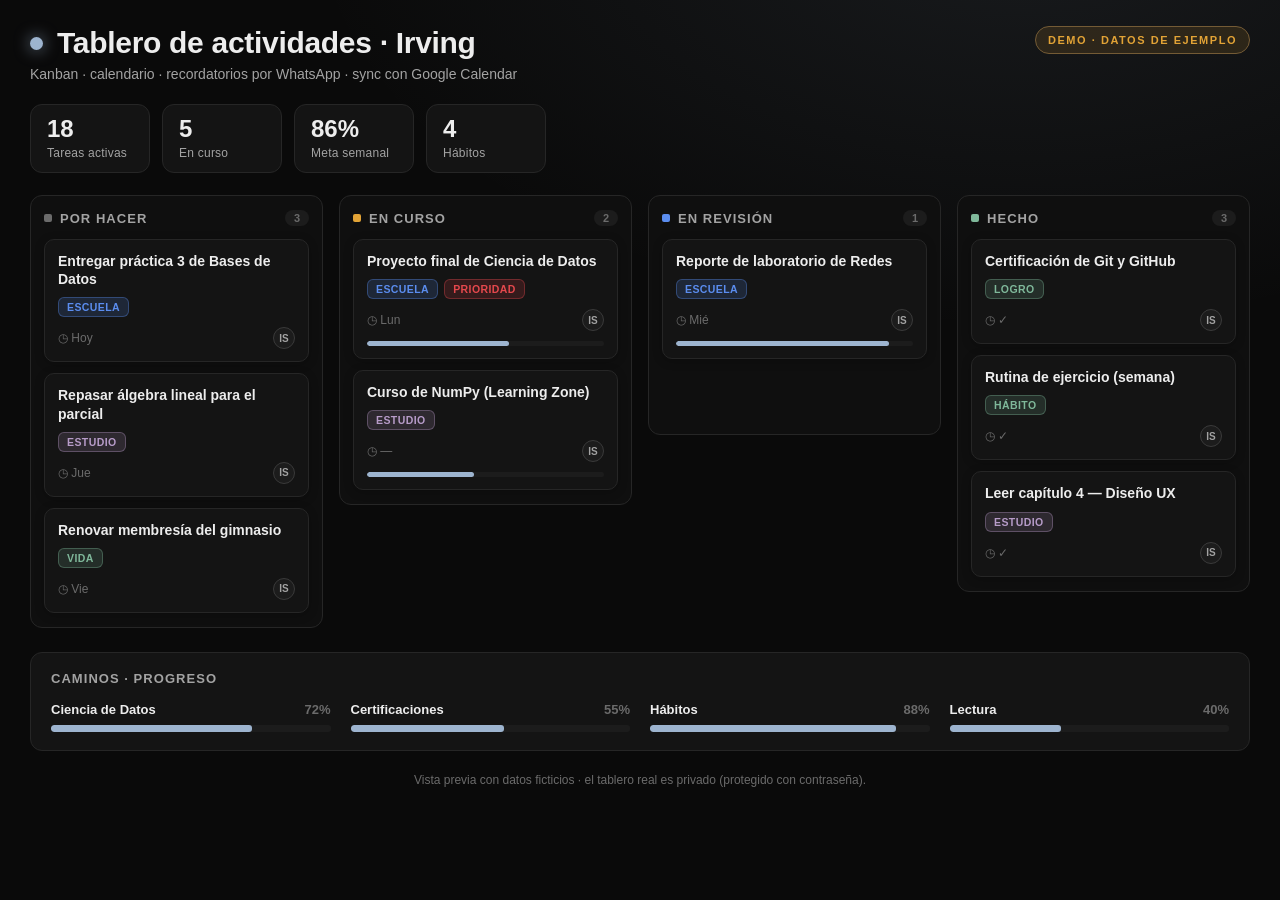
<file: demos/tablero-demo.html>
<!doctype html>
<html lang="es">
<head>
<meta charset="utf-8">
<meta name="viewport" content="width=1440">
<title>Tablero · Demo</title>
<meta name="robots" content="noindex">
<style>
  :root{
    --bg:#0A0A0A; --surface:#141414; --surface2:#1C1C1C; --lane:#0F0F0F;
    --border:#262626; --border2:#3A3A3A;
    --tx:#EDEDED; --tx2:#A3A3A3; --tx3:#6B6B6B;
    --acc:#9DB4CF; --ok:#7FB89A; --warn:#E2A336; --err:#E5484D; --info:#5B8DEF; --ux:#B79CC9;
    --font:"Montserrat","Helvetica Neue",Helvetica,Arial,sans-serif;
    --body:"Helvetica Neue",Helvetica,Arial,sans-serif;
    --r:12px;
  }
  *{box-sizing:border-box; margin:0; padding:0}
  html,body{height:100%}
  body{background:
      radial-gradient(1200px 700px at 80% -10%, color-mix(in oklab,var(--acc) 10%, transparent), transparent 60%),
      var(--bg);
    color:var(--tx); font-family:var(--body); padding:26px 30px 34px; min-height:100%;
    -webkit-font-smoothing:antialiased}
  .top{display:flex; align-items:flex-start; justify-content:space-between; gap:20px; margin-bottom:22px}
  h1{font-family:var(--font); font-weight:800; font-size:30px; letter-spacing:-.01em; display:flex; align-items:center; gap:14px}
  .dot{width:13px; height:13px; border-radius:50%; background:var(--acc); box-shadow:0 0 16px color-mix(in oklab,var(--acc) 70%, transparent)}
  .sub{color:var(--tx2); font-size:14px; margin-top:6px}
  .demo-badge{font-family:var(--font); font-weight:700; font-size:11px; letter-spacing:.14em; text-transform:uppercase;
    color:var(--warn); border:1px solid color-mix(in oklab,var(--warn) 45%, var(--border)); background:color-mix(in oklab,var(--warn) 12%, transparent);
    padding:7px 12px; border-radius:999px; white-space:nowrap}
  .chips{display:flex; gap:12px; margin:0 0 22px; flex-wrap:wrap}
  .chip{background:var(--surface); border:1px solid var(--border); border-radius:var(--r); padding:12px 16px; min-width:120px}
  .chip .n{font-family:var(--font); font-weight:800; font-size:24px; line-height:1}
  .chip .l{color:var(--tx2); font-size:12px; margin-top:5px; letter-spacing:.02em}
  .board{display:grid; grid-template-columns:repeat(4,1fr); gap:16px; align-items:start}
  .col{background:var(--lane); border:1px solid var(--border); border-radius:var(--r); padding:14px 13px; min-height:240px}
  .col h2{font-family:var(--font); font-size:13px; font-weight:700; letter-spacing:.08em; text-transform:uppercase; color:var(--tx2);
    display:flex; align-items:center; gap:8px; margin-bottom:13px}
  .col h2 .ct{margin-left:auto; color:var(--tx3); background:var(--surface2); border-radius:999px; padding:2px 9px; font-size:11px; letter-spacing:0}
  .col h2 .bar{width:8px; height:8px; border-radius:2px; background:var(--acc)}
  .card{background:var(--surface); border:1px solid var(--border); border-radius:10px; padding:12px 13px; margin-bottom:11px;
    box-shadow:0 2px 10px rgba(0,0,0,.25)}
  .card:last-child{margin-bottom:0}
  .card .t{font-size:14px; font-weight:600; line-height:1.3; margin-bottom:9px}
  .labels{display:flex; gap:6px; flex-wrap:wrap; margin-bottom:10px}
  .lab{font-size:10.5px; font-weight:700; letter-spacing:.04em; text-transform:uppercase; padding:3px 8px; border-radius:6px}
  .meta{display:flex; align-items:center; gap:10px; color:var(--tx3); font-size:12px}
  .meta .due{display:flex; align-items:center; gap:5px}
  .meta .ava{margin-left:auto; width:22px; height:22px; border-radius:50%; background:var(--surface2); border:1px solid var(--border2);
    display:grid; place-items:center; font-size:10px; font-weight:700; color:var(--tx2)}
  .prog{height:5px; border-radius:3px; background:var(--surface2); overflow:hidden; margin-top:10px}
  .prog > i{display:block; height:100%; background:var(--acc); border-radius:3px}
  .roads{margin-top:24px; background:var(--surface); border:1px solid var(--border); border-radius:var(--r); padding:18px 20px}
  .roads h3{font-family:var(--font); font-size:13px; font-weight:700; letter-spacing:.08em; text-transform:uppercase; color:var(--tx2); margin-bottom:16px}
  .roads-grid{display:grid; grid-template-columns:repeat(4,1fr); gap:20px}
  .road .rt{font-size:13px; font-weight:600; display:flex; justify-content:space-between; margin-bottom:8px}
  .road .rt span{color:var(--tx3)}
  .road .prog{margin-top:0; height:7px}
  .foot{margin-top:22px; color:var(--tx3); font-size:12px; text-align:center}
</style>
</head>
<body>
  <div class="top">
    <div>
      <h1><span class="dot"></span><span id="title">Tablero de actividades</span></h1>
      <div class="sub" id="subtitle">Kanban · calendario · recordatorios — vista de ejemplo</div>
    </div>
    <div class="demo-badge">Demo · datos de ejemplo</div>
  </div>
  <div class="chips" id="chips"></div>
  <div class="board" id="board"></div>
  <div class="roads">
    <h3 id="roadsTitle">Caminos · progreso</h3>
    <div class="roads-grid" id="roads"></div>
  </div>
  <div class="foot">Vista previa con datos ficticios · el tablero real es privado (protegido con contraseña).</div>

<script>
(function(){
  var C = {
    "irving": {
      acc:"#9DB4CF",
      title:"Tablero de actividades · Irving",
      subtitle:"Kanban · calendario · recordatorios por WhatsApp · sync con Google Calendar",
      chips:[["18","Tareas activas"],["5","En curso"],["86%","Meta semanal"],["4","Hábitos"]],
      cols:[
        {h:"Por hacer", c:"#6B6B6B", cards:[
          {t:"Entregar práctica 3 de Bases de Datos", labs:[["Escuela","#5B8DEF"]], due:"Hoy", av:"IS"},
          {t:"Repasar álgebra lineal para el parcial", labs:[["Estudio","#B79CC9"]], due:"Jue", av:"IS"},
          {t:"Renovar membresía del gimnasio", labs:[["Vida","#7FB89A"]], due:"Vie", av:"IS"}
        ]},
        {h:"En curso", c:"#E2A336", cards:[
          {t:"Proyecto final de Ciencia de Datos", labs:[["Escuela","#5B8DEF"],["Prioridad","#E5484D"]], due:"Lun", av:"IS", prog:60},
          {t:"Curso de NumPy (Learning Zone)", labs:[["Estudio","#B79CC9"]], due:"—", av:"IS", prog:45}
        ]},
        {h:"En revisión", c:"#5B8DEF", cards:[
          {t:"Reporte de laboratorio de Redes", labs:[["Escuela","#5B8DEF"]], due:"Mié", av:"IS", prog:90}
        ]},
        {h:"Hecho", c:"#7FB89A", cards:[
          {t:"Certificación de Git y GitHub", labs:[["Logro","#7FB89A"]], due:"✓", av:"IS"},
          {t:"Rutina de ejercicio (semana)", labs:[["Hábito","#7FB89A"]], due:"✓", av:"IS"},
          {t:"Leer capítulo 4 — Diseño UX", labs:[["Estudio","#B79CC9"]], due:"✓", av:"IS"}
        ]}
      ],
      roads:[["Ciencia de Datos",72],["Certificaciones",55],["Hábitos",88],["Lectura",40]]
    },
    "sbg": {
      acc:"#B79CC9",
      title:"Tablero SBG IPN · Actividades",
      subtitle:"Student Builder Group — organización de comunidad, eventos y contenido",
      chips:[["24","Tareas"],["6","En curso"],["3","Eventos"],["12","Miembros"]],
      cols:[
        {h:"Backlog", c:"#6B6B6B", cards:[
          {t:"Definir temática del próximo taller", labs:[["Contenido","#5B8DEF"]], due:"Sem 2", av:"SBG"},
          {t:"Buscar sede para el meetup", labs:[["Logística","#E2A336"]], due:"Sem 2", av:"SBG"}
        ]},
        {h:"En curso", c:"#E2A336", cards:[
          {t:"Diseñar identidad del evento", labs:[["Diseño","#B79CC9"],["Prioridad","#E5484D"]], due:"Vie", av:"IS", prog:65},
          {t:"Campaña de redes sociales", labs:[["Marketing","#D9928B"]], due:"Jue", av:"IS", prog:50},
          {t:"Coordinar con ponentes invitados", labs:[["Alianzas","#7FB89A"]], due:"Lun", av:"SBG", prog:30}
        ]},
        {h:"En revisión", c:"#5B8DEF", cards:[
          {t:"Flyer y publicación de convocatoria", labs:[["Diseño","#B79CC9"]], due:"Hoy", av:"IS", prog:85}
        ]},
        {h:"Hecho", c:"#7FB89A", cards:[
          {t:"Registro de asistentes abierto", labs:[["Logística","#E2A336"]], due:"✓", av:"SBG"},
          {t:"Kit de marca para redes", labs:[["Diseño","#B79CC9"]], due:"✓", av:"IS"}
        ]}
      ],
      roads:[["Diseño y marca",80],["Marketing",62],["Eventos",48],["Comunidad",70]]
    }
  };

  var q = new URLSearchParams(location.search);
  var key = (q.get("board")||"irving").toLowerCase();
  var d = C[key] || C.irving;
  document.documentElement.style.setProperty("--acc", d.acc);

  document.getElementById("title").textContent = d.title;
  document.getElementById("subtitle").textContent = d.subtitle;

  document.getElementById("chips").innerHTML = d.chips.map(function(c){
    return '<div class="chip"><div class="n">'+c[0]+'</div><div class="l">'+c[1]+'</div></div>';
  }).join("");

  document.getElementById("board").innerHTML = d.cols.map(function(col){
    var cards = col.cards.map(function(card){
      var labs = (card.labs||[]).map(function(l){
        return '<span class="lab" style="color:'+l[1]+';background:color-mix(in oklab,'+l[1]+' 16%, transparent);border:1px solid color-mix(in oklab,'+l[1]+' 35%, transparent)">'+l[0]+'</span>';
      }).join("");
      var prog = card.prog!=null ? '<div class="prog"><i style="width:'+card.prog+'%"></i></div>' : '';
      return '<div class="card"><div class="t">'+card.t+'</div>'+
        (labs?'<div class="labels">'+labs+'</div>':'')+
        '<div class="meta"><span class="due">◷ '+card.due+'</span><span class="ava">'+card.av+'</span></div>'+
        prog+'</div>';
    }).join("");
    return '<div class="col"><h2><span class="bar" style="background:'+col.c+'"></span>'+col.h+
      '<span class="ct">'+col.cards.length+'</span></h2>'+cards+'</div>';
  }).join("");

  document.getElementById("roads").innerHTML = d.roads.map(function(r){
    return '<div class="road"><div class="rt"><b>'+r[0]+'</b><span>'+r[1]+'%</span></div>'+
      '<div class="prog"><i style="width:'+r[1]+'%"></i></div></div>';
  }).join("");
})();
</script>
</body>
</html>
</file>
<file: css/sistema.css>
/* ============================================================
   Sistema de diseño · irvingsoriano.com
   Nace del tablero "Dame la Vida": mismos tokens, mismo lenguaje.
   ============================================================ */
:root{
  --bg-base:#0A0A0A; --bg-surface:#141414; --bg-surface-2:#1C1C1C; --bg-lane:#0F0F0F; --bg-input:#070707;
  --border-default:#262626; --border-strong:#3A3A3A;
  --text-primary:#EDEDED; --text-secondary:#A3A3A3; --text-muted:#6B6B6B;
  --silver:#D4D4D4; --silver-dim:rgba(212,212,212,.10); --on-silver:#0A0A0A;
  --glow:rgba(255,255,255,.045); --glow-2:rgba(212,212,212,.18);
  --color-error:#E5484D; --color-warn:#E2A336; --color-ok:#7FB89A; --color-link:#9DB4CF;
  /* áreas (de la paleta del tablero) */
  --data:#5B8DEF; --ux:#B79CC9; --web:#7FB89A; --ai:#E2A336; --foto:#D9928B; --tool:#9DB4CF; --cloud:#CDB08A;
  --font-display:"Montserrat","Helvetica Neue",Helvetica,Arial,sans-serif;
  --font-body:"Helvetica Neue",Helvetica,Arial,sans-serif;
  --radius-xs:4px; --radius-sm:6px; --radius-md:8px; --radius-lg:12px; --radius-xl:16px;
  --shadow-card:0 6px 24px rgba(0,0,0,.45);
  --transition-base:all 180ms ease-out;
  color-scheme:dark;
}
/* ---------- TEMA CLARO ---------- */
:root[data-tema="claro"]{
  --bg-base:#F3F4F7; --bg-surface:#FFFFFF; --bg-surface-2:#EDEFF3; --bg-lane:#F8F9FB; --bg-input:#FFFFFF;
  --border-default:#E3E6EC; --border-strong:#C9CED7;
  --text-primary:#14161B; --text-secondary:#454A54; --text-muted:#838a96;
  --silver:#1B1E24; --silver-dim:rgba(27,30,36,.08); --on-silver:#FFFFFF;
  --glow:rgba(70,90,140,.06); --glow-2:rgba(27,30,36,.16);
  --data:#3F6FD6; --ux:#8E6FB0; --web:#4F9E78; --ai:#C2851F; --foto:#C76B63; --tool:#5E7BA6; --cloud:#A98943;
  --shadow-card:0 10px 30px rgba(20,30,60,.10);
  color-scheme:light;
}
*{box-sizing:border-box}
*::selection{background:rgba(212,212,212,.22);color:#fff}
[hidden]{display:none!important}
html{scroll-behavior:smooth}
html,body{background:var(--bg-base)}
body{
  margin:0; color:var(--text-secondary);
  font:15px/1.6 var(--font-body); -webkit-font-smoothing:antialiased;
  overflow-x:hidden;
  padding-left:max(16px,env(safe-area-inset-left,0px));
  padding-right:max(16px,env(safe-area-inset-right,0px));
  background:radial-gradient(1200px 500px at 15% -10%, var(--glow), transparent 60%), var(--bg-base);
  transition:background .3s ease, color .3s ease;
}
h1,h2,h3,h4{font-family:var(--font-display); color:var(--text-primary); line-height:1.08; letter-spacing:-.01em; margin:0; font-weight:800}
a{color:inherit; text-decoration:none}
img{max-width:100%; display:block}
button{font:inherit; color:inherit; cursor:pointer; border:0; background:none}
:focus-visible{outline:2px solid var(--silver); outline-offset:2px}
canvas#sky{position:fixed; inset:0; width:100vw; height:100vh; z-index:0; pointer-events:none}
.wrap{position:relative; z-index:1; max-width:1180px; margin:0 auto; display:grid; gap:20px}
.eyebrow{font:600 11px/1.3 var(--font-display); letter-spacing:.18em; text-transform:uppercase; color:var(--text-muted)}
.motto{font:italic 500 13px/1.2 var(--font-display); letter-spacing:.04em; color:var(--text-muted)}
.lead{font-size:17px; color:var(--text-secondary); max-width:64ch}

/* ---------- HEADER / NAV (del tablero) ---------- */
header.top{
  display:flex; align-items:center; gap:clamp(16px,2.5vw,34px);
  background:transparent; border:0; border-bottom:1px solid var(--border-default); border-radius:0;
  box-shadow:none; -webkit-backdrop-filter:none; backdrop-filter:none; padding:11px 4px;
}
.brand{display:flex; align-items:center; min-width:0; text-decoration:none; flex:1 1 0}
.logo-full{height:56px; width:auto; display:block; filter:drop-shadow(0 0 10px rgba(255,255,255,.08))}
.nav{flex:0 0 auto; display:flex; justify-content:center; min-width:0}
.seg2{display:flex; flex-wrap:wrap; justify-content:center; gap:clamp(14px,2.2vw,34px); padding:0; background:none; border:0; border-radius:0}
.seg2 a{
  height:auto; padding:6px 2px; border-radius:0; display:inline-flex; align-items:center;
  font:600 14px var(--font-display); color:var(--text-muted); transition:color .18s; white-space:nowrap;
}
.seg2 a:hover{color:var(--text-primary)}
.seg2 a[aria-current="page"]{background:none; box-shadow:none; color:#fff; font-weight:700}
.head-right{display:flex; align-items:center; gap:10px; flex:1 1 0; justify-content:flex-end}
.lang{display:inline-flex; border:1px solid var(--border-strong); border-radius:99px; overflow:hidden}
.lang button{padding:6px 11px; font:700 12px/1 var(--font-display); color:var(--text-muted)}
.lang button[aria-pressed="true"]{background:var(--silver); color:var(--on-silver)}
.burger{display:none; width:38px; height:38px; border:1px solid var(--border-strong); border-radius:var(--radius-sm); align-items:center; justify-content:center}
.burger svg{width:20px; height:20px; stroke:var(--text-primary); fill:none; stroke-width:2; stroke-linecap:round}
.theme-tog{width:38px; height:38px; border:1px solid var(--border-strong); border-radius:99px; display:inline-flex; align-items:center; justify-content:center; color:var(--text-secondary); transition:var(--transition-base)}
.theme-tog:hover{border-color:var(--silver); color:var(--text-primary); background:var(--bg-surface-2)}
.theme-tog svg{width:18px; height:18px; stroke:currentColor; fill:none; stroke-width:2; stroke-linecap:round; stroke-linejoin:round}
.theme-tog .ico-sun{display:none}
.theme-tog .ico-moon{display:block}
:root[data-tema="claro"] .theme-tog .ico-sun{display:block}
:root[data-tema="claro"] .theme-tog .ico-moon{display:none}

/* ---------- BOTONES / CHIPS ---------- */
.btn{display:inline-flex; align-items:center; gap:9px; height:42px; padding:0 20px; border-radius:99px; font:700 14px var(--font-display); border:1px solid transparent; transition:var(--transition-base); white-space:nowrap}
.btn svg{width:16px; height:16px; stroke:currentColor; fill:none; stroke-width:2; stroke-linecap:round; stroke-linejoin:round}
.btn.primary{background:var(--silver); color:var(--on-silver)}
.btn.primary:hover{background:#fff; transform:translateY(-1px); box-shadow:0 10px 28px rgba(212,212,212,.18)}
.btn.ghost{background:transparent; color:var(--text-primary); border-color:var(--border-strong)}
.btn.ghost:hover{border-color:var(--silver); background:var(--bg-surface-2)}
.chip{display:inline-flex; align-items:center; gap:8px; height:38px; padding:0 15px; border-radius:99px; border:1px solid var(--border-strong); font:700 13px var(--font-display); color:var(--text-primary); transition:var(--transition-base)}
.chip:hover{border-color:var(--c,var(--silver)); background:color-mix(in oklab, var(--c,var(--silver)) 10%, transparent)}
.chip.solid{background:var(--c,var(--silver)); border-color:var(--c,var(--silver)); color:var(--on-silver)}
.chip svg{width:15px; height:15px; stroke:currentColor; fill:none; stroke-width:2; stroke-linecap:round; stroke-linejoin:round}

/* ---------- SECCIONES / PANELES ---------- */
.panel{background:var(--bg-surface); border:1px solid var(--border-default); border-radius:var(--radius-xl); padding:clamp(22px,3vw,36px)}
.sect-head{max-width:70ch}
.sect-head .eyebrow{margin-bottom:12px}
.sect-head h2{font-size:clamp(24px,3.6vw,38px); font-weight:900}
.sect-head p{margin-top:14px}
.reveal{opacity:0; transform:translateY(20px); transition:opacity .6s ease-out, transform .6s ease-out}
.reveal.in{opacity:1; transform:none}

/* ---------- PÁGINA ---------- */
.page{display:grid; gap:36px; padding:24px 0 80px}
.pagehead{display:grid; gap:12px}
.pagehead .eyebrow{color:var(--acc,var(--text-muted))}
.pagehead h2{font-size:clamp(28px,5vw,48px); font-weight:900; color:#fff}

/* ---------- lanes tipo tablero ---------- */
.lanes{display:grid; grid-template-columns:repeat(auto-fit,minmax(250px,1fr)); gap:16px}
.lane{background:var(--bg-lane); border:1px solid var(--border-default); border-radius:var(--radius-lg); padding:16px; display:grid; gap:12px; align-content:start}
.lane-h{display:flex; align-items:center; gap:9px; font:700 12px var(--font-display); letter-spacing:.08em; text-transform:uppercase; color:var(--text-secondary)}
.lane-h .dot{width:9px; height:9px; border-radius:50%; background:var(--c,var(--text-muted))}

/* ---------- card de proyecto ---------- */
.cards{display:grid; grid-template-columns:repeat(3,1fr); gap:18px}
.card{position:relative; display:flex; flex-direction:column; background:var(--bg-surface); border:1px solid var(--border-default); border-radius:var(--radius-lg); padding:20px; overflow:hidden; transition:var(--transition-base)}
.card::before{content:""; position:absolute; inset:0 0 auto 0; height:3px; background:var(--c,var(--border-strong)); opacity:.9}
.card:hover{transform:translateY(-4px); border-color:var(--border-strong); box-shadow:var(--shadow-card)}
.card-top{display:flex; align-items:center; gap:9px; margin-bottom:13px}
.card-top .dot{width:9px; height:9px; border-radius:50%; background:var(--c)}
.card-area{font:700 10.5px var(--font-display); letter-spacing:.1em; text-transform:uppercase; color:var(--c)}
.card-flag{margin-left:auto; font:700 9.5px var(--font-display); letter-spacing:.06em; text-transform:uppercase; color:var(--text-muted); border:1px solid var(--border-strong); padding:4px 8px; border-radius:99px}
.card h3{font-size:18px; margin:0 0 7px; font-weight:800}
.card p{margin:0 0 16px; font-size:13.5px; color:var(--text-secondary); flex:1}
.card-foot{display:flex; align-items:center; gap:14px; flex-wrap:wrap}
.card-foot a{display:inline-flex; align-items:center; gap:6px; font:700 12.5px var(--font-display); color:var(--text-secondary); transition:color .15s}
.card-foot a:hover{color:var(--text-primary)}
.card-foot svg{width:15px; height:15px; stroke:currentColor; fill:none; stroke-width:2; stroke-linecap:round; stroke-linejoin:round}
.card-lang{margin-left:auto; font:600 11.5px var(--font-display); color:var(--text-muted); display:inline-flex; align-items:center; gap:6px}

/* ---------- filtros (seg tipo tablero) ---------- */
.filters{display:flex; flex-wrap:wrap; gap:8px}
.filters button{height:36px; padding:0 15px; border-radius:99px; border:1px solid var(--border-default); background:var(--bg-surface); font:700 12.5px var(--font-display); color:var(--text-secondary); transition:var(--transition-base)}
.filters button[aria-pressed="true"]{border-color:var(--text-primary); background:var(--text-primary); color:var(--bg-base)}
.filters button:hover:not([aria-pressed="true"]){border-color:var(--border-strong); color:var(--text-primary)}

/* ---------- camino / road (firma del tablero) ---------- */
.road{position:relative; padding-left:38px}
.road::before{content:""; position:absolute; left:13px; top:6px; bottom:6px; width:3px; border-radius:99px; background:linear-gradient(var(--data),var(--foto),var(--ux),var(--silver)); opacity:.5}
.road-node{position:relative; padding:0 0 34px}
.road-node:last-child{padding-bottom:0}
.road-node::before{content:""; position:absolute; left:-32px; top:3px; width:15px; height:15px; border-radius:50%; background:var(--bg-base); border:3px solid var(--c); box-shadow:0 0 0 4px rgba(10,10,10,.8)}
.road-node .yr{font:700 12px var(--font-display); letter-spacing:.06em; color:var(--c)}
.road-node h3{font-size:18px; margin:7px 0 3px}
.road-node .where{color:var(--text-secondary); font-size:14px}
.road-node .note{color:var(--text-muted); font-size:12.5px; margin-top:3px}

/* ---------- footer ---------- */
.foot{border-top:1px solid var(--border-default); margin-top:10px; padding:26px 0; display:flex; flex-wrap:wrap; gap:12px; justify-content:center; text-align:center; align-items:center; color:var(--text-muted); font:600 12.5px var(--font-display)}

/* ---------- responsive ---------- */
@media (max-width:860px){ .cards{grid-template-columns:1fr 1fr} }
@media (max-width:760px){ .wordmark{display:none} }
@media (max-width:640px){
  header.top{position:relative; flex-wrap:wrap; gap:12px 14px; padding:12px 4px}
  .head-right{margin-left:auto}
  .nav{order:3; flex-basis:100%}
  .nav .seg2{display:none}
  .nav .seg2.open{display:flex; flex-direction:column; gap:2px; width:100%; background:var(--bg-surface); border:1px solid var(--border-default); border-radius:var(--radius-md); padding:8px}
  .nav .seg2.open a{height:44px; padding:0 12px; justify-content:flex-start}
  .burger{display:inline-flex}
  .cards{grid-template-columns:1fr}
}
@media (prefers-reduced-motion:reduce){*{animation:none!important; transition:none!important} .reveal{opacity:1; transform:none}}
</file>
<file: css/eivind.css>
/* ============================================================
   Home "Eivind" — identidad reactiva + menú de media luna
   (todos los dispositivos) + detalle flotante centrado.
   Usa los tokens de sistema.css; funciona en tema claro y oscuro.
   ============================================================ */
.eiv{position:relative; z-index:1; min-height:calc(100vh - 140px); display:flex; flex-direction:column; justify-content:center; gap:clamp(14px,3vh,32px); padding:14px 0 36px}

/* ----- escenario / identidad ----- */
.eiv-stage{display:flex; flex-direction:column; align-items:center; text-align:center; gap:4px}
.eiv-name{margin:0; line-height:0; display:flex; justify-content:center}
/* el nombre ahora es el logotipo recortado (solo "Irving Soriano"), con variante por tema */
.eiv-name-img{display:block; width:clamp(240px,42vw,480px); height:auto; margin:0 auto; filter:drop-shadow(0 0 14px rgba(255,255,255,.08))}
.eiv-name-img.is-light{display:none}
:root[data-tema="claro"] .eiv-name-img.is-dark{display:none}
:root[data-tema="claro"] .eiv-name-img.is-light{display:block}
:root[data-tema="claro"] .eiv-name-img{filter:none}
.eiv-sub,.eiv-role{font:700 clamp(11px,1.4vw,14px) var(--font-display); letter-spacing:.2em; text-transform:uppercase; color:var(--acc,var(--text-muted)); margin:5px 0 0; transition:color .5s}
/* etiqueta de sección — Montserrat delgada y espaciada, bajo "Científico de datos" */
.eiv-seccion{font:300 clamp(11px,1.3vw,13px) var(--font-display); letter-spacing:.42em; text-transform:uppercase; color:var(--text-muted); margin:9px 0 0; padding-left:.42em}
/* nombre del proyecto seleccionado — entre la esfera de identidad y el menú de media luna */
.eiv-current{font:800 clamp(15px,2vw,22px) var(--font-display); color:var(--text-primary); letter-spacing:-.01em; line-height:1.15; margin:clamp(2px,1.6vh,14px) 0 0; min-height:1.2em; transition:color .4s}
.eiv-core{position:relative; width:clamp(300px,42vh,460px); height:clamp(300px,42vh,460px); display:grid; place-items:center; cursor:pointer; touch-action:manipulation; margin-top:clamp(2px,2vh,16px)}
/* el lienzo rebasa el core para que el aura se desvanezca libre (sin recorte cuadrado) */
.eiv-core canvas{position:absolute; top:-30%; left:-30%; width:160%; height:160%; pointer-events:none}
.eiv-core:focus-visible{outline:none}
.eiv-core:focus-visible::after{content:""; position:absolute; inset:16%; border-radius:50%; outline:2px solid var(--acc,var(--silver)); outline-offset:6px}
.eiv-hint{position:absolute; bottom:5%; left:50%; transform:translateX(-50%); font:600 10.5px var(--font-display); letter-spacing:.12em; text-transform:uppercase; color:var(--text-muted); opacity:0; transition:opacity .3s; pointer-events:none; white-space:nowrap}
.eiv-core:hover .eiv-hint{opacity:.7}

/* el contenedor principal se enfoca por el router: sin recuadro */
[tabindex="-1"]:focus, [tabindex="-1"]:focus-visible{outline:none}

/* ===== menú de media luna (móvil, tablet y escritorio) ===== */
.eiv-dial{display:flex; align-items:center; justify-content:center; gap:clamp(8px,2vw,24px); width:100%; max-width:780px; margin:0 auto; position:relative; flex-wrap:wrap}
.eiv-arrow{flex:0 0 auto; width:clamp(38px,4vw,46px); height:clamp(38px,4vw,46px); border-radius:99px; border:1px solid var(--border-strong); background:var(--bg-surface); color:var(--text-secondary); display:inline-flex; align-items:center; justify-content:center; transition:var(--transition-base); cursor:pointer}
.eiv-arrow:hover{border-color:var(--silver); color:var(--text-primary); background:var(--bg-surface-2)}
.eiv-arrow svg{width:20px; height:20px; stroke:currentColor; fill:none; stroke-width:2.2; stroke-linecap:round; stroke-linejoin:round}
.eiv-dial-stage{position:relative; flex:0 0 auto; width:clamp(300px,54vw,540px); height:clamp(124px,15vw,164px); touch-action:pan-y; cursor:grab; user-select:none}
.eiv-dial-stage:active{cursor:grabbing}
.eiv-dial-arc{position:absolute; inset:0; width:100%; height:100%; overflow:visible; pointer-events:none}
.eiv-dial-arc path{fill:none; stroke:var(--border-strong); stroke-width:1; opacity:.5}
.eiv-dial-items{position:absolute; inset:0}
.eiv-dslot{position:absolute; transform:translate(-50%,-50%); display:flex; flex-direction:column; align-items:center; gap:6px;
  transition:none; background:none; border:0; padding:0; cursor:pointer; will-change:left,top,opacity}
.eiv-dslot .ic{position:relative; width:clamp(44px,5vw,56px); height:clamp(44px,5vw,56px); border-radius:50%; display:grid; place-items:center;
  border:1px solid color-mix(in oklab, var(--c,var(--silver)) 45%, var(--border-default)); background:var(--bg-surface); transition:width .25s, height .25s, background .25s, border-color .25s}
.eiv-dslot .ic svg{width:48%; height:48%; stroke:var(--c,var(--text-primary)); fill:none; stroke-width:1.7; stroke-linecap:round; stroke-linejoin:round}
.eiv-dslot .dl{display:none}
.eiv-dslot .dsoon{display:none}
.eiv-dslot:hover .ic{border-color:var(--c,var(--silver))}
.eiv-dslot.on{z-index:3}
.eiv-dslot.on .ic{width:clamp(60px,7.5vw,80px); height:clamp(60px,7.5vw,80px); background:var(--c,var(--silver)); border-color:var(--c,var(--silver)); box-shadow:0 10px 28px color-mix(in oklab, var(--c,var(--silver)) 48%, transparent)}
.eiv-dslot.on .ic svg{stroke:var(--on-silver)}
.eiv-dslot.on .dl{opacity:1; color:var(--text-primary)}
.eiv-dslot.issoon .dsoon{display:block; position:absolute; top:-3px; right:-3px; font:700 8px var(--font-display); letter-spacing:.05em; text-transform:uppercase; color:var(--text-muted); background:var(--bg-base); border:1px solid var(--border-strong); border-radius:99px; padding:2px 5px}
.eiv-dslot.on.issoon .dsoon{color:var(--on-silver); background:color-mix(in oklab, var(--c,var(--silver)) 60%, transparent); border-color:transparent}
.eiv-dial-hint{flex-basis:100%; text-align:center; font:600 clamp(10px,1.1vw,12px) var(--font-display); letter-spacing:.05em; color:var(--text-muted); margin:6px 0 0}

/* ===== detalle: ventana flotante centrada ===== */
.eiv-sheet{position:fixed; inset:0; z-index:60; display:flex; align-items:center; justify-content:center; padding:clamp(12px,3vw,30px); opacity:0; pointer-events:none; transition:opacity .26s}
.eiv-sheet.open{opacity:1; pointer-events:auto}
.eiv-scrim{position:absolute; inset:0; background:rgba(5,6,10,.64); -webkit-backdrop-filter:blur(5px); backdrop-filter:blur(5px)}
:root[data-tema="claro"] .eiv-scrim{background:rgba(30,40,70,.34)}
.eiv-panel{position:relative; width:min(1060px,96vw); max-height:93vh; overflow-y:auto; background:var(--bg-surface); border:1px solid var(--border-default); border-radius:20px; box-shadow:0 30px 90px rgba(0,0,0,.5); transform:translateY(14px) scale(.98); opacity:.4; transition:transform .3s cubic-bezier(.2,.7,.2,1), opacity .3s; padding:0; -webkit-overflow-scrolling:touch}
.eiv-sheet.open .eiv-panel{transform:none; opacity:1}
.eiv-grab{display:flex; align-items:center; justify-content:center; padding:11px 0 3px; cursor:grab; touch-action:none}
.eiv-grab span{width:44px; height:5px; border-radius:99px; background:var(--border-strong)}
.eiv-grab:active{cursor:grabbing}
.eiv-ph{position:relative; padding:12px clamp(20px,4vw,38px) 20px; border-bottom:1px solid var(--border-default); overflow:hidden}
.eiv-ph::before{content:""; position:absolute; inset:0 0 auto 0; height:4px; background:var(--c,var(--silver))}
.eiv-ph::after{content:""; position:absolute; right:-60px; top:-60px; width:220px; height:220px; border-radius:50%; background:radial-gradient(circle, color-mix(in oklab, var(--c,var(--silver)) 22%, transparent), transparent 70%); pointer-events:none}
.eiv-close{position:absolute; top:16px; right:16px; width:38px; height:38px; border-radius:99px; border:1px solid var(--border-strong); background:var(--bg-surface); color:var(--text-secondary); display:grid; place-items:center; transition:var(--transition-base); z-index:2}
.eiv-close:hover{color:var(--text-primary); border-color:var(--silver); background:var(--bg-surface-2)}
.eiv-close svg{width:18px; height:18px; stroke:currentColor; fill:none; stroke-width:2.2; stroke-linecap:round}
.eiv-area{display:inline-flex; align-items:center; gap:7px; font:700 10.5px var(--font-display); letter-spacing:.14em; text-transform:uppercase; color:var(--c,var(--silver))}
.eiv-area .dot{width:8px; height:8px; border-radius:50%; background:var(--c,var(--silver))}
.eiv-ph h2{font-size:clamp(22px,3.4vw,30px); font-weight:900; color:var(--text-primary); margin:10px 0 6px; max-width:22ch}
.eiv-ph .pf{font-size:15px; font-style:italic; color:var(--text-secondary); max-width:46ch; margin:0}
.eiv-rol{display:inline-flex; align-items:center; gap:8px; margin-top:12px; padding:6px 12px; border-radius:99px; border:1px dashed var(--c,var(--silver)); color:var(--text-primary); font:700 12px var(--font-display)}
.eiv-rol span{color:var(--c,var(--silver)); letter-spacing:.08em; font-size:10.5px; text-transform:uppercase}

.eiv-body{padding:22px clamp(20px,4vw,38px) 34px; display:grid; grid-template-columns:minmax(0,1.05fr) minmax(0,1fr); gap:clamp(20px,3vw,34px); align-items:start}
.eiv-col-media{min-width:0}
.eiv-col-text{min-width:0; display:flex; flex-direction:column; gap:22px}
.eiv-sec h3{font:800 12px var(--font-display); letter-spacing:.1em; text-transform:uppercase; color:var(--text-muted); margin:0 0 10px}
.eiv-body p.lead{font-size:15.5px; line-height:1.72; color:var(--text-secondary); margin:0; max-width:60ch}
.eiv-hl{list-style:none; margin:0; padding:0; display:flex; flex-direction:column; gap:10px}
.eiv-hl li{position:relative; padding-left:26px; font-size:14.5px; line-height:1.55; color:var(--text-secondary)}
.eiv-hl li::before{content:""; position:absolute; left:4px; top:7px; width:9px; height:9px; border-radius:50%; border:2px solid var(--c,var(--silver))}
.eiv-tech{display:flex; flex-wrap:wrap; gap:8px}
.eiv-tech span{font:700 12px var(--font-display); color:var(--text-secondary); border:1px solid var(--border-strong); border-radius:99px; padding:6px 13px}

/* preview — póster clicable que siempre renderiza (+ iframe que aparece si carga) */
.eiv-frame{position:relative; display:block; border:1px solid var(--border-default); border-radius:var(--radius-lg); overflow:hidden; background:var(--bg-lane); aspect-ratio:16/9; isolation:isolate; transition:border-color .2s, transform .2s}
.eiv-frame:hover{border-color:var(--c,var(--silver)); transform:translateY(-2px)}
.eiv-poster{position:absolute; inset:0; z-index:1; display:flex; flex-direction:column; align-items:center; justify-content:center; gap:14px; text-align:center; padding:18px; background:radial-gradient(120% 120% at 50% 0%, color-mix(in oklab, var(--c,var(--silver)) 26%, var(--bg-lane)), var(--bg-lane)); transition:opacity .4s}
/* vista en vivo: iframe real de la página, renderizada a ancho de laptop y
   escalada al recuadro (JS fija width/height/transform). Aparece al cargar. */
.eiv-live{position:absolute; top:0; left:0; border:0; z-index:0; background:var(--bg-lane); pointer-events:none; opacity:0; transition:opacity .5s; transform-origin:top left}
.eiv-frame.live-on .eiv-live{opacity:1}
.eiv-frame.live-on .eiv-poster{opacity:0; pointer-events:none}
.eiv-frame.has-live .eiv-frame-badge{opacity:0; transition:opacity .3s}
.eiv-frame.live-on .eiv-frame-badge{opacity:1}
/* varias vistas apiladas (p.ej. ideación + frontend) con su pie */
.eiv-frame-cap{margin:9px 2px 0; font-size:12.5px; color:var(--text-secondary); line-height:1.45}
.eiv-frame-cap + .eiv-frame{margin-top:18px}
.eiv-poster .pic{width:66px; height:66px; border-radius:50%; display:grid; place-items:center; border:1px solid color-mix(in oklab, var(--c,var(--silver)) 55%, transparent); background:color-mix(in oklab, var(--c,var(--silver)) 16%, transparent)}
.eiv-poster .pic svg{width:34px; height:34px; stroke:var(--c,var(--silver)); fill:none; stroke-width:1.6; stroke-linecap:round; stroke-linejoin:round}
.eiv-poster .pnm{font:800 clamp(15px,1.7vw,19px) var(--font-display); color:var(--text-primary); max-width:24ch; line-height:1.25}
.eiv-poster .popen{display:inline-flex; align-items:center; gap:6px; margin-top:4px; font:800 11.5px var(--font-display); color:var(--on-silver); background:var(--c,var(--silver)); border-radius:99px; padding:7px 13px; box-shadow:0 6px 18px rgba(0,0,0,.28)}
.eiv-poster .popen svg{width:13px; height:13px; stroke:currentColor; fill:none; stroke-width:2.2; stroke-linecap:round; stroke-linejoin:round}
.eiv-frame:hover .popen{filter:brightness(1.08)}
.eiv-frame-badge{position:absolute; z-index:3; right:10px; top:10px; display:inline-flex; align-items:center; gap:6px; font:800 11.5px var(--font-display); color:var(--on-silver); background:var(--c,var(--silver)); border-radius:99px; padding:6px 12px; box-shadow:0 6px 18px rgba(0,0,0,.32)}
.eiv-frame-badge svg{width:13px; height:13px; stroke:currentColor; fill:none; stroke-width:2.2; stroke-linecap:round; stroke-linejoin:round}
.eiv-shots{display:flex; flex-direction:column; gap:14px}
.eiv-shot{position:relative; display:block; border:1px solid var(--border-default); border-radius:var(--radius-lg); overflow:hidden; background:var(--bg-lane); color:inherit}
.eiv-shot.link{transition:border-color .2s, transform .2s}
.eiv-shot.link:hover{border-color:var(--c,var(--silver)); transform:translateY(-2px)}
.eiv-shot img{width:100%; display:block}
.eiv-shot .cap{display:block; font-size:12.5px; color:var(--text-muted); padding:9px 14px; border-top:1px solid var(--border-default)}
.eiv-shot .eiv-frame-badge{bottom:auto; top:10px}
.eiv-viz{border:1px solid var(--border-default); border-radius:var(--radius-lg); background:var(--bg-lane); padding:18px}
.eiv-viz svg{width:100%; height:auto; display:block; overflow:visible}

/* preview — carrusel de capturas (flechas, puntos y swipe) */
.eiv-carousel{position:relative; border:1px solid var(--border-default); border-radius:var(--radius-lg); overflow:hidden; background:var(--bg-lane)}
.eiv-cviewport{position:relative; overflow:hidden; touch-action:pan-y}
.eiv-ctrack{display:flex; transition:transform .42s cubic-bezier(.2,.7,.2,1); will-change:transform}
.eiv-cslide{flex:0 0 100%; min-width:0; margin:0; display:block; position:relative}
a.eiv-cslide{cursor:pointer; color:inherit; text-decoration:none}
.eiv-cslide img{width:100%; height:auto; display:block; -webkit-user-drag:none; user-select:none}
a.eiv-cslide:hover .eiv-frame-badge{filter:brightness(1.08)}
.eiv-ccap{margin:0; font-size:12.5px; color:var(--text-secondary); line-height:1.45; padding:10px 14px; border-top:1px solid var(--border-default)}
.eiv-carr{position:absolute; top:50%; transform:translateY(-50%); width:40px; height:40px; border-radius:99px; border:1px solid var(--border-strong); background:color-mix(in oklab, var(--bg-surface) 80%, transparent); color:var(--text-primary); display:grid; place-items:center; cursor:pointer; z-index:3; -webkit-backdrop-filter:blur(6px); backdrop-filter:blur(6px); transition:var(--transition-base)}
.eiv-carr:hover{border-color:var(--c,var(--silver)); background:var(--bg-surface)}
.eiv-carr svg{width:20px; height:20px; stroke:currentColor; fill:none; stroke-width:2.2; stroke-linecap:round; stroke-linejoin:round}
.eiv-carr.prev{left:10px} .eiv-carr.next{right:10px}
.eiv-cdots{position:absolute; left:0; right:0; bottom:10px; display:flex; gap:7px; justify-content:center; z-index:3}
.eiv-cdot{width:8px; height:8px; padding:0; border:0; border-radius:99px; background:rgba(255,255,255,.5); box-shadow:0 1px 4px rgba(0,0,0,.45); cursor:pointer; transition:background .25s, width .25s}
.eiv-cdot.on{background:var(--c,var(--silver)); width:22px}
:root[data-tema="claro"] .eiv-cdot{background:rgba(0,0,0,.3)}

.eiv-links{display:flex; flex-wrap:wrap; gap:10px}
.eiv-link{display:inline-flex; align-items:center; gap:8px; height:42px; padding:0 17px; border-radius:99px; font:700 13px var(--font-display); transition:var(--transition-base); border:1px solid var(--border-strong); color:var(--text-primary)}
.eiv-link:hover{border-color:var(--silver); background:var(--bg-surface-2); transform:translateY(-1px)}
.eiv-link.live{background:var(--c,var(--silver)); border-color:var(--c,var(--silver)); color:var(--on-silver)}
.eiv-link.live:hover{filter:brightness(1.06)}
.eiv-link svg{width:16px; height:16px; stroke:currentColor; fill:none; stroke-width:2; stroke-linecap:round; stroke-linejoin:round}

/* animación de barras en viz */
@keyframes eivGrow{from{transform:scaleY(.001)} to{transform:scaleY(1)}}
.eiv-sheet.open .vbar{transform-origin:bottom; animation:eivGrow .9s cubic-bezier(.2,.8,.2,1) both}
@keyframes eivDash{from{stroke-dashoffset:var(--len)} to{stroke-dashoffset:0}}
.eiv-sheet.open .vdash{animation:eivDash 1.3s ease-out both}

/* ===== responsive ===== */
@media (max-width:980px){
  .eiv-dial-stage{width:clamp(300px,64vw,520px)}
}
@media (max-width:760px){
  .eiv-body{grid-template-columns:1fr; gap:22px}
}
@media (max-width:640px){
  .eiv{min-height:auto; gap:10px; padding:4px 0 26px}
  .eiv-name{font-size:clamp(24px,8vw,34px)}
  .eiv-core{width:min(72vw,310px); height:min(72vw,310px); margin-top:2px}
  .eiv-dial{gap:4px}
  .eiv-dial-stage{width:min(94vw,380px); height:clamp(120px,36vw,150px)}
  .eiv-sheet{padding:0}
  .eiv-panel{width:100%; max-width:100%; max-height:94vh; border-radius:18px 18px 0 0; align-self:flex-end}
}
@media (prefers-reduced-motion:reduce){
  .eiv-sheet.open .vbar,.eiv-sheet.open .vdash{animation:none}
  .eiv-dslot{transition:none}
}
</file>
